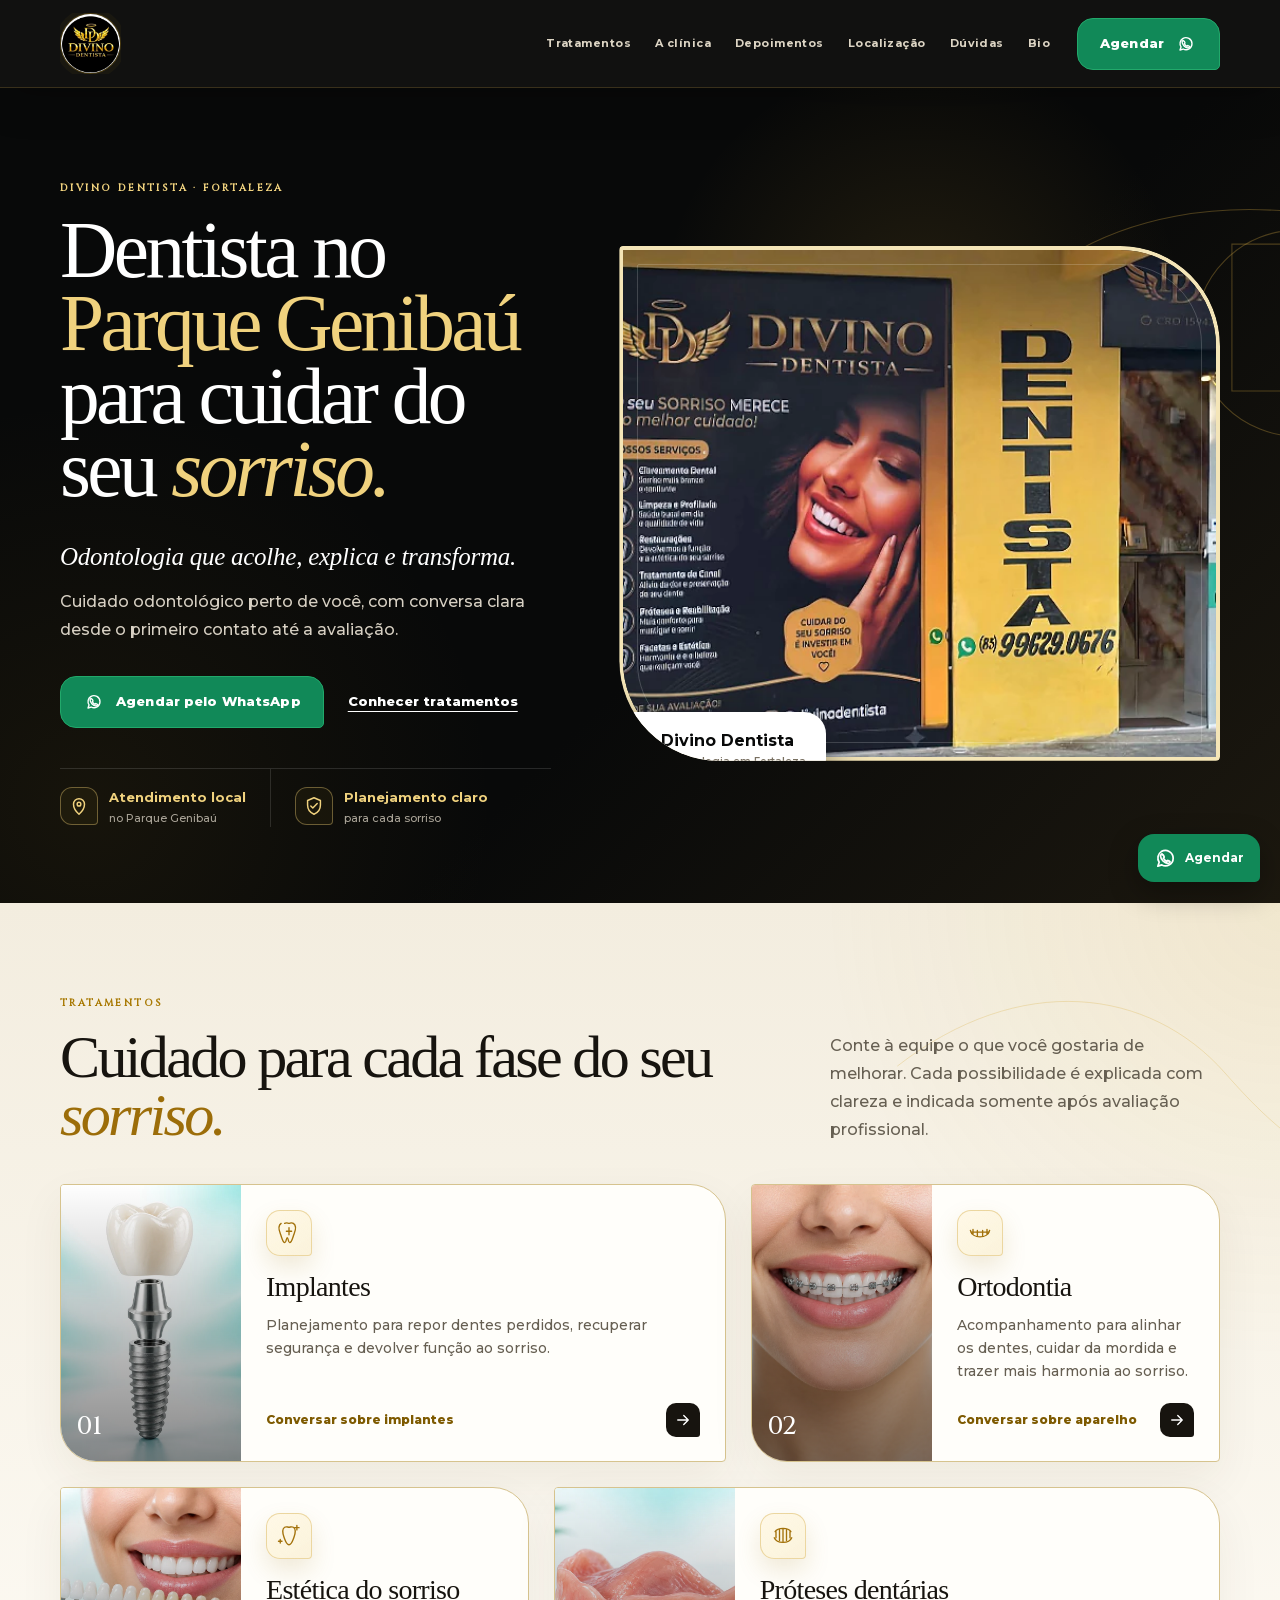
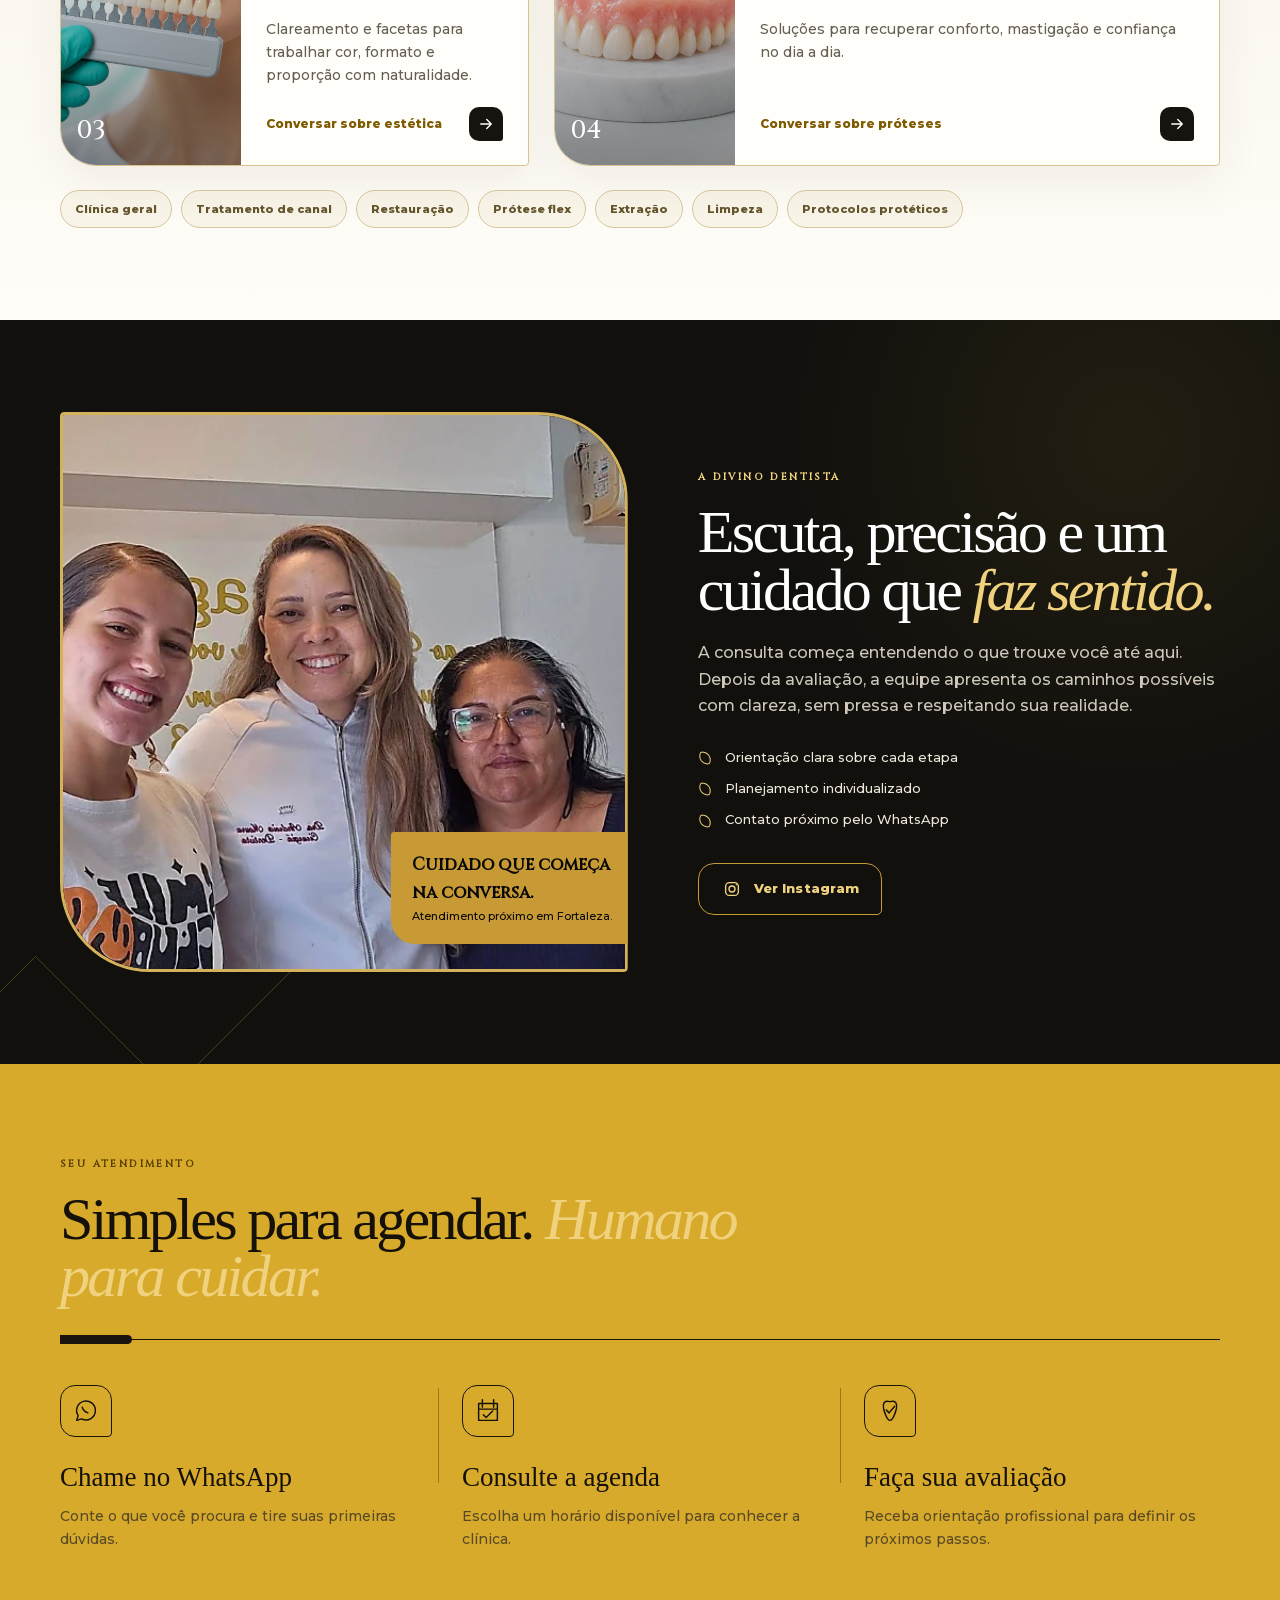
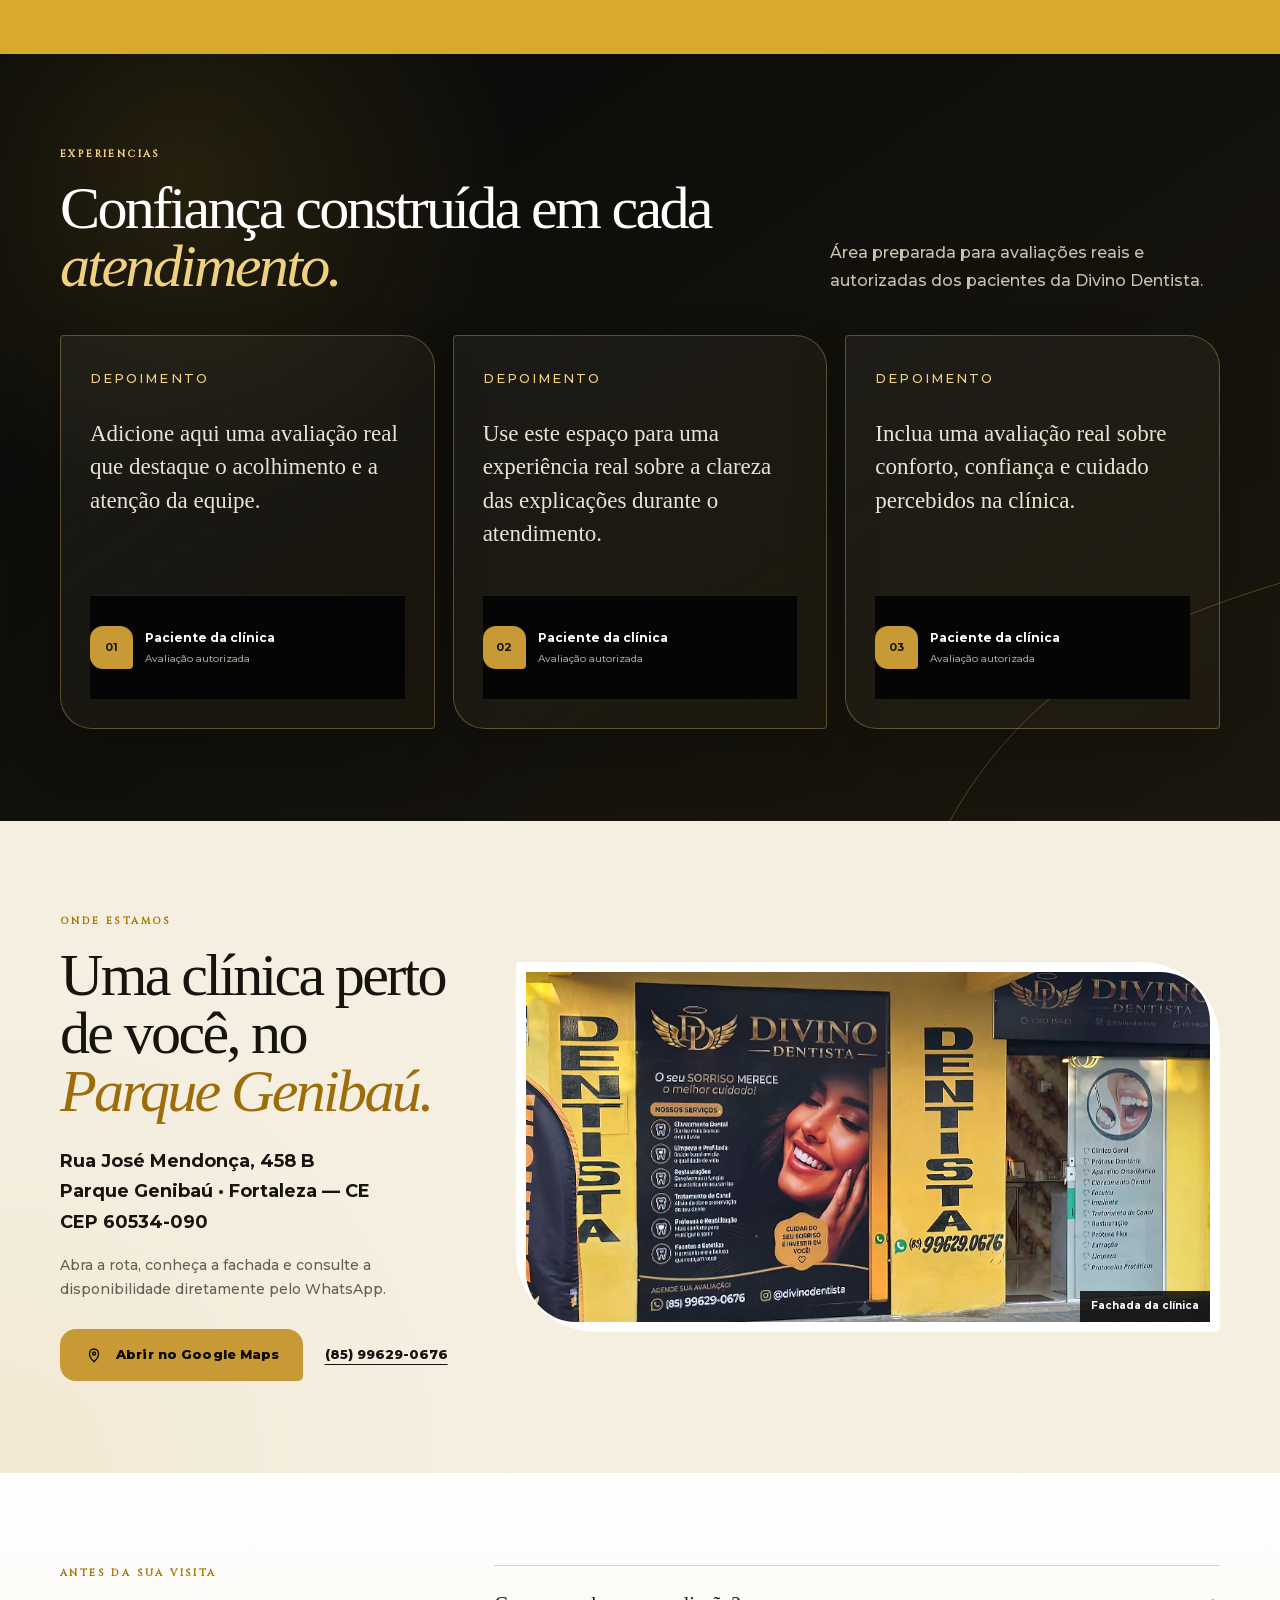
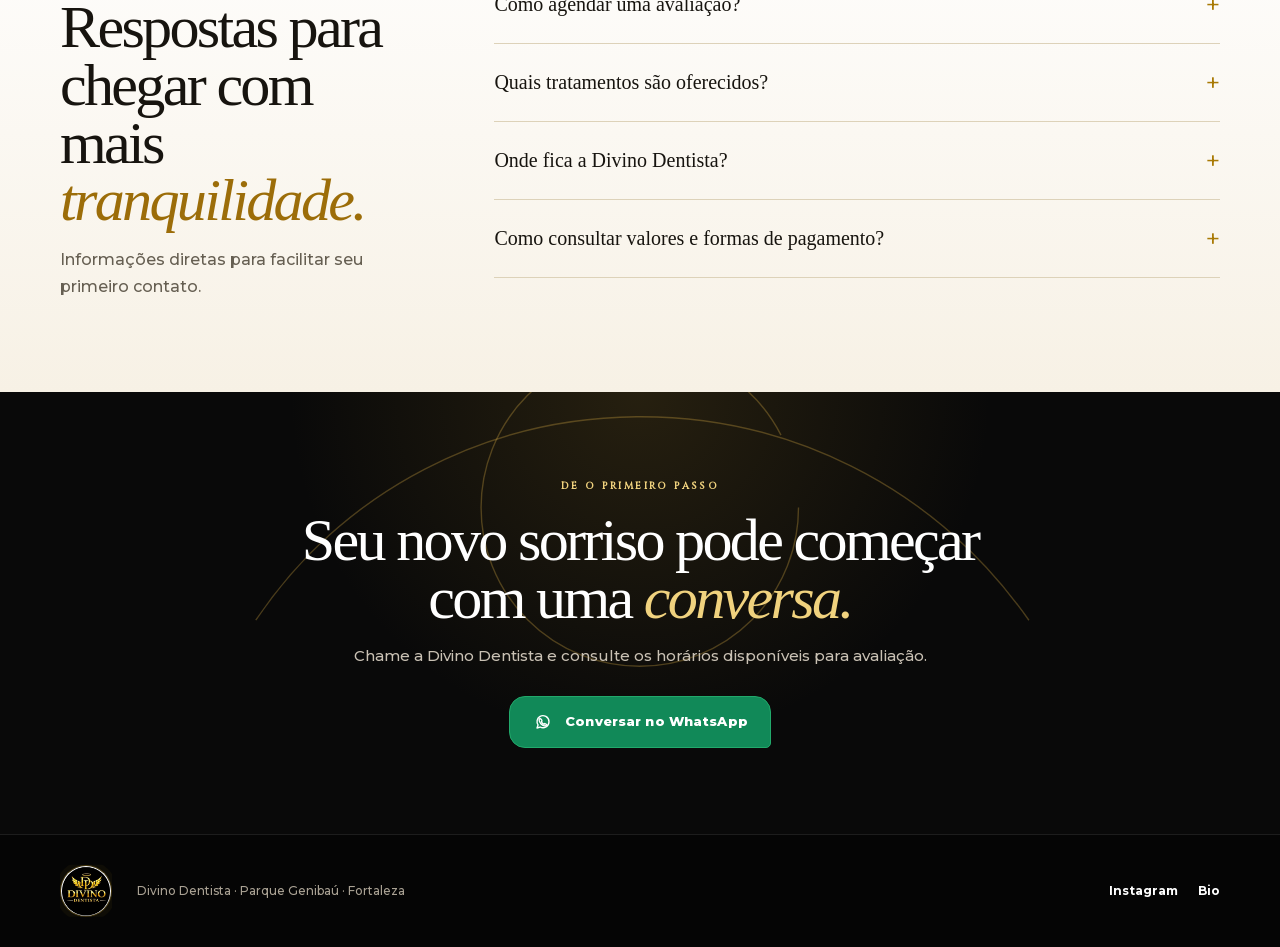
<file: index.html>
<!doctype html>
<html lang="pt-BR">
<head>
<meta charset="utf-8">
<meta name="viewport" content="width=device-width, initial-scale=1">
<title>Dentista no Parque Genibaú, Fortaleza | Divino Dentista</title>
<meta name="description" content="Dentista no Parque Genibaú, Fortaleza. Conheça os tratamentos da Divino Dentista e fale pelo WhatsApp para agendar sua avaliação.">
<meta name="robots" content="noindex, nofollow, noarchive">
<meta name="theme-color" content="#090909">
<meta property="og:type" content="website">
<meta property="og:locale" content="pt_BR">
<meta property="og:title" content="Divino Dentista | Odontologia no Parque Genibaú">
<meta property="og:description" content="Cuidado odontológico em Fortaleza. Veja os tratamentos e fale com a Divino Dentista.">
<meta property="og:image" content="./assets/fachada-divino.webp">
<link rel="icon" href="./assets/logo-divino.webp">
<link rel="stylesheet" href="./fonts.css">
<link rel="stylesheet" href="./personalizacao.css">
<link rel="stylesheet" href="./premium-v2.css">
<script src="./config.js" defer></script>
<script src="./navegacao.js" defer></script>
<script src="./efeitos.js" defer></script>
<script src="./premium-v2.js" defer></script>
<script type="application/ld+json">{"@context":"https://schema.org","@type":["Dentist","LocalBusiness"],"name":"Divino Dentista","telephone":"+55 85 99629-0676","image":"./assets/fachada-divino.webp","address":{"@type":"PostalAddress","streetAddress":"Rua José Mendonça, 458 B","addressLocality":"Fortaleza","addressRegion":"CE","postalCode":"60534-090","addressCountry":"BR"},"sameAs":["https://www.instagram.com/divinodentista/"],"hasMap":"https://maps.app.goo.gl/m3J3SYKCeG3zwxHp8"}</script>
</head>
<body>
<main>
<header class="header">
<a class="brand" href="#inicio" aria-label="Divino Dentista — início"><img class="clinic-logo" src="./assets/logo-divino.webp" alt="Divino Dentista" width="196" height="198"></a>
<nav aria-label="Navegação principal"><a href="#tratamentos">Tratamentos</a><a href="#clinica">A clínica</a><a href="#depoimentos">Depoimentos</a><a href="#localizacao">Localização</a><a href="#duvidas">Dúvidas</a><a href="./bio.html">Bio</a></nav>
<a class="mobile-bio-link" href="./bio.html">Bio</a>
<a class="header-cta whatsapp-button" href="https://wa.me/5585996290676?text=Ol%C3%A1%2C%20vim%20pelo%20site%20da%20Divino%20Dentista%20e%20gostaria%20de%20agendar%20uma%20avalia%C3%A7%C3%A3o." target="_blank" rel="noopener noreferrer">Agendar <svg class="icon" viewBox="0 0 24 24" aria-hidden="true"><path d="M7.6 4.8A8.1 8.1 0 0 1 20 11.7a8 8 0 0 1-11.8 7L4 20l1.4-4.1A8 8 0 0 1 7.6 4.8Z"/><path d="M9 8.2c.3-.2.6-.2.8.2l.8 1.8c.1.3.1.5-.2.8l-.6.6c.8 1.5 1.9 2.6 3.5 3.4l.6-.7c.2-.2.5-.3.8-.1l1.8.8c.3.2.4.5.2.8-.4.8-1.2 1.4-2.1 1.4-3.8-.3-7.5-4-7.8-7.8 0-.9.7-1.7 1.4-2.2Z"/></svg></a>
</header>
<section class="hero" id="inicio" data-form><svg class="forming-geometry hero-geometry" viewBox="0 0 900 700" aria-hidden="true"><path d="M850 70C650 10 470 40 360 165S230 460 60 610"/><circle cx="720" cy="190" r="125"/><path d="M640 82h178v178H640z"/></svg><div class="container hero-grid">
<div class="hero-copy"><span class="eyebrow">Divino Dentista · Fortaleza</span><h1>Dentista no <span>Parque Genibaú</span> para cuidar do seu <em>sorriso.</em></h1><p class="hero-tagline">Odontologia que acolhe, explica e transforma.</p><p>Cuidado odontológico perto de você, com conversa clara desde o primeiro contato até a avaliação.</p>
<div class="hero-actions"><a class="button button-primary whatsapp-button" href="https://wa.me/5585996290676?text=Ol%C3%A1%2C%20vim%20pelo%20site%20da%20Divino%20Dentista%20e%20gostaria%20de%20agendar%20uma%20avalia%C3%A7%C3%A3o." target="_blank" rel="noopener noreferrer"><svg class="icon" viewBox="0 0 24 24" aria-hidden="true"><path d="M7.6 4.8A8.1 8.1 0 0 1 20 11.7a8 8 0 0 1-11.8 7L4 20l1.4-4.1A8 8 0 0 1 7.6 4.8Z"/><path d="M9 8.2c.3-.2.6-.2.8.2l.8 1.8c.1.3.1.5-.2.8l-.6.6c.8 1.5 1.9 2.6 3.5 3.4l.6-.7c.2-.2.5-.3.8-.1l1.8.8c.3.2.4.5.2.8-.4.8-1.2 1.4-2.1 1.4-3.8-.3-7.5-4-7.8-7.8 0-.9.7-1.7 1.4-2.2Z"/></svg>Agendar pelo WhatsApp</a><a class="text-link" href="#tratamentos">Conhecer tratamentos</a></div>
<div class="hero-trust" aria-label="Informações rápidas"><span><i class="trust-icon"><svg viewBox="0 0 24 24"><path d="M12 21s6-5.4 6-11a6 6 0 1 0-12 0c0 5.6 6 11 6 11Z"/><circle cx="12" cy="10" r="2"/></svg></i><b>Atendimento local</b><small>no Parque Genibaú</small></span><span><i class="trust-icon"><svg viewBox="0 0 24 24"><path d="M12 3 5 6v5c0 5 2.8 8.4 7 10 4.2-1.6 7-5 7-10V6zM8.5 12l2.2 2.2 4.8-5"/></svg></i><b>Planejamento claro</b><small>para cada sorriso</small></span></div></div>
<div class="hero-media"><img src="./assets/fachada-divino.webp" alt="Fachada da Divino Dentista no Parque Genibaú" width="1273" height="480"><div class="hero-frame-corner" aria-hidden="true"></div><div class="hero-badge"><span aria-hidden="true"><svg viewBox="0 0 24 24"><path d="M12 3v5m0 8v5M3 12h5m8 0h5M6.2 6.2l3.1 3.1m5.4 5.4 3.1 3.1m0-11.6-3.1 3.1m-5.4 5.4-3.1 3.1"/></svg></span><b>Divino Dentista<small>Odontologia em Fortaleza</small></b></div></div>
</div></section>
<section class="section services" id="tratamentos" data-form><svg class="forming-geometry section-geometry" viewBox="0 0 900 700" aria-hidden="true"><path d="M40 170C220 30 410 55 520 180s210 195 345 75"/><circle cx="760" cy="525" r="108"/></svg><div class="container">
<div class="section-head"><div><span class="eyebrow">Tratamentos</span><h2>Cuidado para cada fase do seu <em>sorriso.</em></h2></div><p>Conte à equipe o que você gostaria de melhorar. Cada possibilidade é explicada com clareza e indicada somente após avaliação profissional.</p></div>
<div class="services-grid">
<article><div class="service-media"><img src="./assets/implante-v11.webp" alt="Imagem ilustrativa de implante dentário" width="1024" height="1024" loading="lazy"><span>01</span></div><div class="service-copy"><i class="service-icon"><svg viewBox="0 0 32 32"><path d="M11 5c2.3-1.5 3.8 0 5 0s2.7-1.5 5 0c3.7 2.4 2.6 7.7.8 12.2-1.7 4.2-2.6 9.8-5 9.8-1.8 0-1.5-5.7-2.8-5.7S13 27 11.2 27c-2.4 0-3.3-5.6-5-9.8C4.4 12.7 3.3 7.4 7 5"/><path d="M16 10v8m-3-4h6"/></svg></i><h3>Implantes</h3><p>Planejamento para repor dentes perdidos, recuperar segurança e devolver função ao sorriso.</p><a href="https://wa.me/5585996290676?text=Ol%C3%A1%2C%20gostaria%20de%20saber%20mais%20sobre%20implantes%20na%20cl%C3%ADnica." target="_blank" rel="noopener noreferrer">Conversar sobre implantes <b><svg viewBox="0 0 24 24"><path d="M5 12h14M13 6l6 6-6 6"/></svg></b></a></div></article>
<article><div class="service-media"><img src="./assets/ortodontia-v11.webp" alt="Imagem ilustrativa de aparelho ortodôntico" width="1024" height="1024" loading="lazy"><span>02</span></div><div class="service-copy"><i class="service-icon"><svg viewBox="0 0 32 32"><path d="M5 13c2 10 20 10 22 0M8 12v5m5-4v6m6-6v6m5-7v5"/><path d="M6 15h20"/></svg></i><h3>Ortodontia</h3><p>Acompanhamento para alinhar os dentes, cuidar da mordida e trazer mais harmonia ao sorriso.</p><a href="https://wa.me/5585996290676?text=Ol%C3%A1%2C%20gostaria%20de%20saber%20mais%20sobre%20aparelho%20ortod%C3%B4ntico%20na%20cl%C3%ADnica." target="_blank" rel="noopener noreferrer">Conversar sobre aparelho <b><svg viewBox="0 0 24 24"><path d="M5 12h14M13 6l6 6-6 6"/></svg></b></a></div></article>
<article><div class="service-media"><img src="./assets/facetas-v11.webp" alt="Imagem ilustrativa de avaliação para facetas" width="1024" height="1024" loading="lazy"><span>03</span></div><div class="service-copy"><i class="service-icon"><svg viewBox="0 0 32 32"><path d="M11 6c2-1.2 3.5 0 5 0s3-1.2 5 0c4 2.6 2 8 .5 12-1.5 4-2.5 8-5.5 8s-4-4-5.5-8C9 14 7 8.6 11 6Z"/><path d="M25 4v5m-2.5-2.5h5M6 20v4m-2-2h4"/></svg></i><h3>Estética do sorriso</h3><p>Clareamento e facetas para trabalhar cor, formato e proporção com naturalidade.</p><a href="https://wa.me/5585996290676?text=Ol%C3%A1%2C%20gostaria%20de%20saber%20mais%20sobre%20clareamento%20ou%20facetas%20na%20cl%C3%ADnica." target="_blank" rel="noopener noreferrer">Conversar sobre estética <b><svg viewBox="0 0 24 24"><path d="M5 12h14M13 6l6 6-6 6"/></svg></b></a></div></article>
<article><div class="service-media"><img src="./assets/proteses-v11.webp" alt="Imagem ilustrativa de prótese dentária" width="1024" height="1024" loading="lazy"><span>04</span></div><div class="service-copy"><i class="service-icon"><svg viewBox="0 0 32 32"><path d="M7 11c3-5 15-5 18 0M6 18c3 7 17 7 20 0M8 11v7m4-9v12m4-13v14m4-13v12m4-10v7"/></svg></i><h3>Próteses dentárias</h3><p>Soluções para recuperar conforto, mastigação e confiança no dia a dia.</p><a href="https://wa.me/5585996290676?text=Ol%C3%A1%2C%20gostaria%20de%20saber%20mais%20sobre%20pr%C3%B3tese%20dent%C3%A1ria%20na%20cl%C3%ADnica." target="_blank" rel="noopener noreferrer">Conversar sobre próteses <b><svg viewBox="0 0 24 24"><path d="M5 12h14M13 6l6 6-6 6"/></svg></b></a></div></article>
</div>
<div class="treatment-list" aria-label="Outros tratamentos informados pela clínica"><span>Clínica geral</span><span>Tratamento de canal</span><span>Restauração</span><span>Prótese flex</span><span>Extração</span><span>Limpeza</span><span>Protocolos protéticos</span></div>
</div></section>
<section class="section about" id="clinica" data-form><svg class="forming-geometry about-geometry" viewBox="0 0 900 700" aria-hidden="true"><circle cx="140" cy="550" r="110"/><path d="M55 590 320 325 510 515 835 190"/></svg><div class="container about-grid">
<div class="about-media"><img src="./assets/atendimento-divino.webp" alt="Profissional e clientes na Divino Dentista" width="643" height="520" loading="lazy"><div><b>Cuidado que começa na conversa.</b><span>Atendimento próximo em Fortaleza.</span></div></div>
<div class="section-copy"><span class="eyebrow">A Divino Dentista</span><h2>Escuta, precisão e um cuidado que <em>faz sentido.</em></h2><p>A consulta começa entendendo o que trouxe você até aqui. Depois da avaliação, a equipe apresenta os caminhos possíveis com clareza, sem pressa e respeitando sua realidade.</p><div class="checks"><span>Orientação clara sobre cada etapa</span><span>Planejamento individualizado</span><span>Contato próximo pelo WhatsApp</span></div><a class="button button-outline" href="https://www.instagram.com/divinodentista/" target="_blank" rel="noopener noreferrer"><svg class="icon" viewBox="0 0 24 24" aria-hidden="true"><rect x="3.5" y="3.5" width="17" height="17" rx="5"/><circle cx="12" cy="12" r="4"/><path d="M17.7 6.3h.01"/></svg>Ver Instagram</a></div>
</div></section>
<section class="section process" id="agendamento" data-form><div class="container"><div class="section-head"><div><span class="eyebrow">Seu atendimento</span><h2>Simples para agendar. <em>Humano para cuidar.</em></h2></div></div><div class="steps">
<article><b><svg viewBox="0 0 32 32"><path d="M26 15.5a10 10 0 0 1-14.6 8.9L6 26l1.7-5.1A10 10 0 1 1 26 15.5Z"/><path d="M12 12c1 3 3 5 6 6"/></svg></b><h3>Chame no WhatsApp</h3><p>Conte o que você procura e tire suas primeiras dúvidas.</p></article>
<article><b><svg viewBox="0 0 32 32"><path d="M6 8h20v18H6zM10 4v8m12-8v8M6 14h20"/><path d="m11 20 3 3 7-7"/></svg></b><h3>Consulte a agenda</h3><p>Escolha um horário disponível para conhecer a clínica.</p></article>
<article><b><svg viewBox="0 0 32 32"><path d="M11 6c2-1.2 3.5 0 5 0s3-1.2 5 0c4 2.6 2 8 .5 12-1.5 4-2.5 8-5.5 8s-4-4-5.5-8C9 14 7 8.6 11 6Z"/><path d="m12 15 3 3 6-7"/></svg></b><h3>Faça sua avaliação</h3><p>Receba orientação profissional para definir os próximos passos.</p></article>
</div></div></section>
<section class="section testimonials" id="depoimentos" data-form><svg class="forming-geometry review-geometry" viewBox="0 0 900 700" aria-hidden="true"><path d="M90 590C160 380 300 250 510 175s290-55 350-145"/><circle cx="760" cy="530" r="105"/></svg><div class="container"><div class="section-head"><div><span class="eyebrow">Experiências</span><h2>Confiança construída em cada <em>atendimento.</em></h2></div><p>Área preparada para avaliações reais e autorizadas dos pacientes da Divino Dentista.</p></div><div class="testimonial-grid">
<article><span class="stars">DEPOIMENTO</span><p>Adicione aqui uma avaliação real que destaque o acolhimento e a atenção da equipe.</p><footer><i>01</i><div><b>Paciente da clínica</b><small>Avaliação autorizada</small></div></footer></article>
<article><span class="stars">DEPOIMENTO</span><p>Use este espaço para uma experiência real sobre a clareza das explicações durante o atendimento.</p><footer><i>02</i><div><b>Paciente da clínica</b><small>Avaliação autorizada</small></div></footer></article>
<article><span class="stars">DEPOIMENTO</span><p>Inclua uma avaliação real sobre conforto, confiança e cuidado percebidos na clínica.</p><footer><i>03</i><div><b>Paciente da clínica</b><small>Avaliação autorizada</small></div></footer></article>
</div></div></section>
<section class="section location" id="localizacao" data-form><div class="container location-grid">
<div class="location-copy"><span class="eyebrow">Onde estamos</span><h2>Uma clínica perto de você, no <em>Parque Genibaú.</em></h2><address>Rua José Mendonça, 458 B<br>Parque Genibaú · Fortaleza — CE<br>CEP 60534-090</address><p>Abra a rota, conheça a fachada e consulte a disponibilidade diretamente pelo WhatsApp.</p><div class="location-actions"><a class="button button-primary map-button" href="https://maps.app.goo.gl/m3J3SYKCeG3zwxHp8" target="_blank" rel="noopener noreferrer"><svg class="icon" viewBox="0 0 24 24" aria-hidden="true"><path d="M12 21s6-5.4 6-11a6 6 0 1 0-12 0c0 5.6 6 11 6 11Z"/><circle cx="12" cy="10" r="2"/></svg>Abrir no Google Maps</a><a class="text-link" href="tel:+5585996290676">(85) 99629-0676</a></div></div>
<div class="location-photo"><img src="./assets/fachada-divino.webp" alt="Fachada da Divino Dentista na Rua José Mendonça" width="1273" height="480"><span>Fachada da clínica</span></div>
</div></section>
<section class="section faq" id="duvidas" data-form><div class="container faq-grid"><div><span class="eyebrow">Antes da sua visita</span><h2>Respostas para chegar com mais <em>tranquilidade.</em></h2><p>Informações diretas para facilitar seu primeiro contato.</p></div><div class="faq-list">
<details><summary>Como agendar uma avaliação?</summary><p>Toque em qualquer botão de WhatsApp do site e envie a mensagem. A equipe informa os horários disponíveis.</p></details>
<details><summary>Quais tratamentos são oferecidos?</summary><p>A fachada da clínica informa clínica geral, prótese dentária, aparelho ortodôntico, clareamento, facetas, implantes, tratamento de canal, restauração, prótese flex, extração, limpeza e protocolos protéticos. A disponibilidade e a indicação devem ser confirmadas na avaliação.</p></details>
<details><summary>Onde fica a Divino Dentista?</summary><p>Na Rua José Mendonça, 458 B, Parque Genibaú, Fortaleza — CE. Use o botão do Google Maps para abrir a rota.</p></details>
<details><summary>Como consultar valores e formas de pagamento?</summary><p>Os valores dependem da avaliação e do tratamento indicado. Fale com a equipe pelo WhatsApp para receber as orientações.</p></details>
</div></div></section>
<section class="final-cta" data-form><svg class="forming-geometry cta-geometry" viewBox="0 0 900 400" aria-hidden="true"><circle cx="450" cy="200" r="155"/><path d="M75 310C250 50 640 40 830 310"/></svg><div class="container"><span class="eyebrow">Dê o primeiro passo</span><h2>Seu novo sorriso pode começar com uma <em>conversa.</em></h2><p>Chame a Divino Dentista e consulte os horários disponíveis para avaliação.</p><a class="button button-gold whatsapp-button" href="https://wa.me/5585996290676?text=Ol%C3%A1%2C%20vim%20pelo%20site%20da%20cl%C3%ADnica%20e%20gostaria%20de%20agendar%20uma%20avalia%C3%A7%C3%A3o." target="_blank" rel="noopener noreferrer"><svg class="icon" viewBox="0 0 24 24" aria-hidden="true"><path d="M7.6 4.8A8.1 8.1 0 0 1 20 11.7a8 8 0 0 1-11.8 7L4 20l1.4-4.1A8 8 0 0 1 7.6 4.8Z"/><path d="M9 8.2c.3-.2.6-.2.8.2l.8 1.8c.1.3.1.5-.2.8l-.6.6c.8 1.5 1.9 2.6 3.5 3.4l.6-.7c.2-.2.5-.3.8-.1l1.8.8c.3.2.4.5.2.8-.4.8-1.2 1.4-2.1 1.4-3.8-.3-7.5-4-7.8-7.8 0-.9.7-1.7 1.4-2.2Z"/></svg>Conversar no WhatsApp</a></div></section>
<footer><div class="container footer-inner"><a class="brand footer-brand" href="#inicio"><img class="clinic-logo" src="./assets/logo-divino.webp" alt="Divino Dentista" width="196" height="198"></a><p>Divino Dentista · Parque Genibaú · Fortaleza</p><div><a href="https://www.instagram.com/divinodentista/" target="_blank" rel="noopener noreferrer">Instagram</a><a href="./bio.html">Bio</a></div></div></footer>
<a class="whatsapp" href="https://wa.me/5585996290676?text=Ol%C3%A1%2C%20vim%20pelo%20site%20da%20cl%C3%ADnica%20e%20gostaria%20de%20agendar%20uma%20avalia%C3%A7%C3%A3o." target="_blank" rel="noopener noreferrer" aria-label="Agendar avaliação pelo WhatsApp"><svg class="icon" viewBox="0 0 24 24" aria-hidden="true"><path d="M7.6 4.8A8.1 8.1 0 0 1 20 11.7a8 8 0 0 1-11.8 7L4 20l1.4-4.1A8 8 0 0 1 7.6 4.8Z"/><path d="M9 8.2c.3-.2.6-.2.8.2l.8 1.8c.1.3.1.5-.2.8l-.6.6c.8 1.5 1.9 2.6 3.5 3.4l.6-.7c.2-.2.5-.3.8-.1l1.8.8c.3.2.4.5.2.8-.4.8-1.2 1.4-2.1 1.4-3.8-.3-7.5-4-7.8-7.8 0-.9.7-1.7 1.4-2.2Z"/></svg><b>Agendar</b></a>
</main>
</body>
</html>
</file>
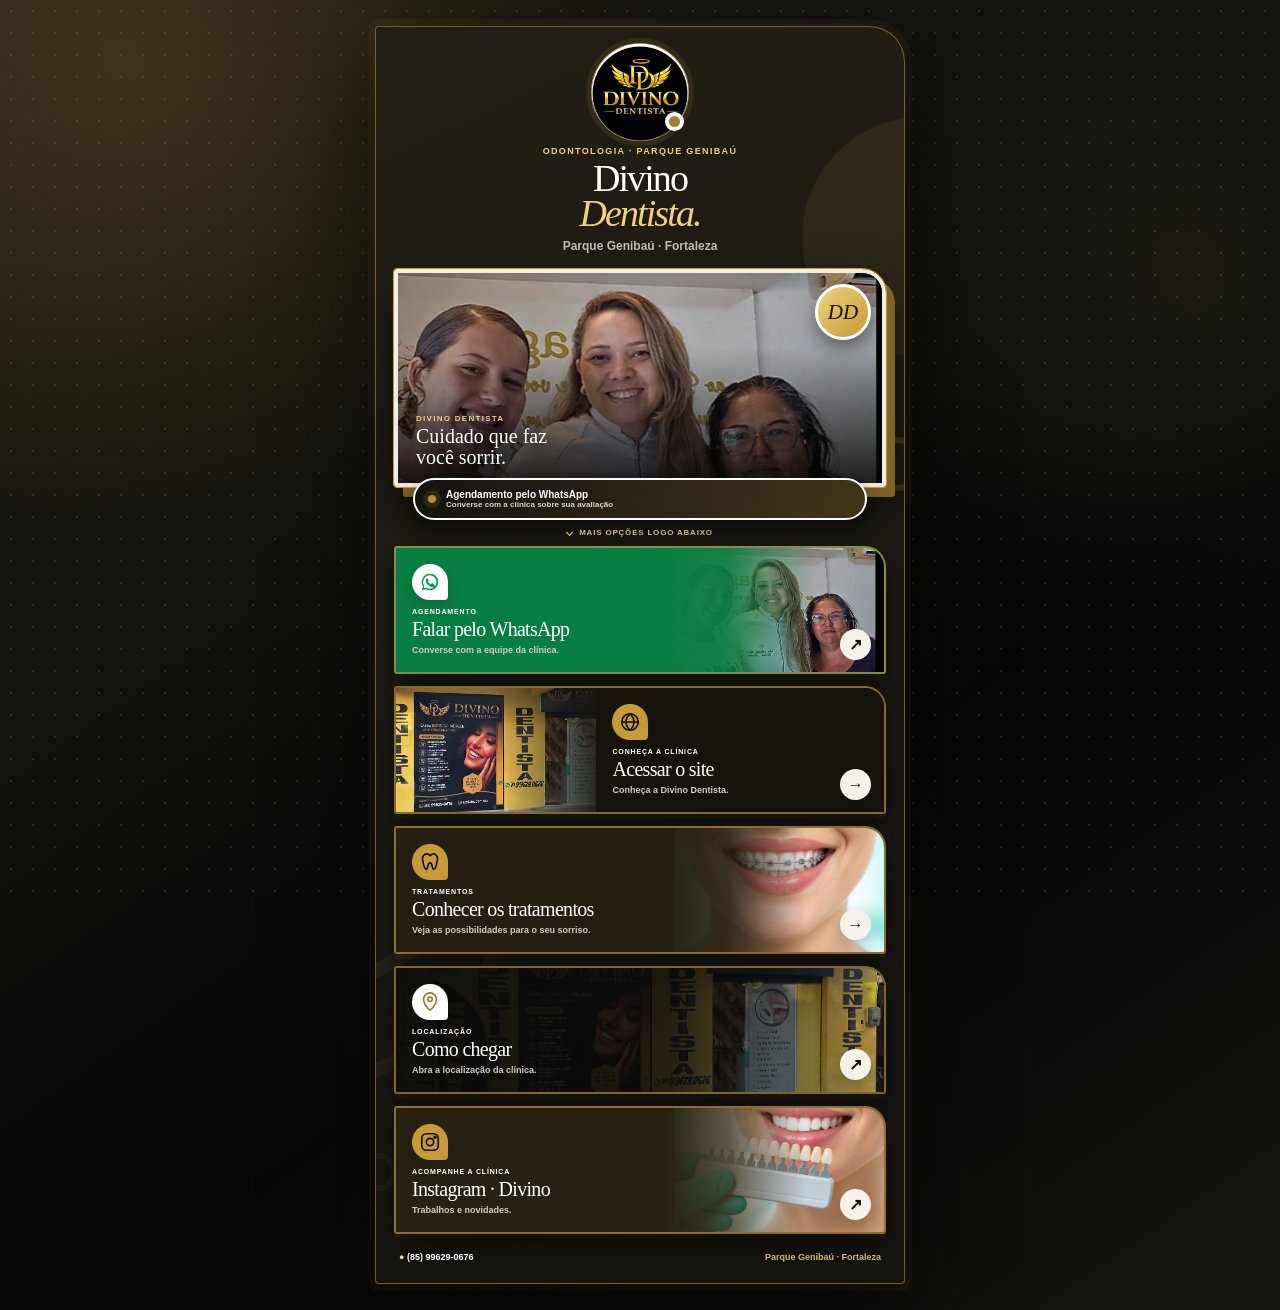
<file: bio.html>
<!doctype html><html lang="pt-BR"><head>
<meta charset="utf-8"><meta name="viewport" content="width=device-width,initial-scale=1">
<title>Divino Dentista | Links e atendimento</title>
<meta name="description" content="Divino Dentista: contatos, serviços e links oficiais.">
<meta name="robots" content="noindex,nofollow,noarchive"><meta name="theme-color" content="#0c0c0d">
<link rel="stylesheet" href="bio.css?v=bio-padrao-20261106-1"><script>document.documentElement.classList.add('bio-js')</script>
</head><body>
<div class="scene" aria-hidden="true"><i></i><i></i><i></i></div>
<main class="bio-wrap"><section class="bio-device" aria-labelledby="bio-title">
  <span class="orbit orbit-one" aria-hidden="true"></span><span class="orbit orbit-two" aria-hidden="true"></span>
  <header class="bio-header">
    <div class="brand-mark"><span aria-hidden="true"></span><img src="https://thiagorevolutio-coder.github.io/previa-divino-dentista/assets/logo-divino.webp" alt="Divino Dentista" width="180" height="180"><i aria-hidden="true"></i></div>
    <p>ODONTOLOGIA · PARQUE GENIBAÚ</p><h1 id="bio-title">Divino<br><em>Dentista.</em></h1><span>Parque Genibaú · Fortaleza</span>
  </header>
  <figure class="bio-media"><img src="https://thiagorevolutio-coder.github.io/previa-divino-dentista/assets/atendimento-divino.webp" alt="Divino Dentista — imagem da empresa" width="960" height="720"><figcaption><small>DIVINO DENTISTA</small><strong>Cuidado que faz<br>você sorrir.</strong></figcaption><b aria-hidden="true">DD</b></figure>
  <div class="quick-note"><span aria-hidden="true"></span><strong>Agendamento pelo WhatsApp</strong><small>Converse com a clínica sobre sua avaliação</small></div>
  <p class="scroll-cue"><span aria-hidden="true"></span>Mais opções logo abaixo</p>
  <nav class="bio-links" aria-label="Links de Divino Dentista">
    <a class="bio-link contact-primary whatsapp-link" href="https://wa.me/5585996290676?text=Ol%C3%A1%2C%20vim%20pela%20Bio%20da%20cl%C3%ADnica%20e%20gostaria%20de%20agendar%20uma%20avalia%C3%A7%C3%A3o." target="_blank" rel="noopener noreferrer" style="--card-image:url('https://thiagorevolutio-coder.github.io/previa-divino-dentista/assets/atendimento-divino.webp')"><span class="link-icon" aria-hidden="true"><svg viewBox="0 0 32 32"><path d="M16 4a12 12 0 0 0-10.3 18.2L4 28l6-1.6A12 12 0 1 0 16 4Zm0 21.8c-1.9 0-3.7-.5-5.3-1.5l-.4-.2-3.5.9 1-3.4-.3-.4A9.7 9.7 0 1 1 16 25.8Zm5.3-7.2c-.3-.2-1.7-.9-2-.9-.3-.1-.5-.2-.7.1-.2.3-.8.9-.9 1.1-.2.2-.3.2-.6.1-1.7-.8-2.8-1.5-3.9-3.4-.3-.5.3-.5.8-1.5.1-.2 0-.4 0-.6l-.9-2.1c-.2-.6-.5-.5-.7-.5h-.6c-.2 0-.6.1-.9.4-.3.3-1.2 1.2-1.2 2.9s1.2 3.4 1.4 3.6c.2.2 2.4 3.7 5.9 5.2 2.2 1 3.1 1 4.2.9.7-.1 1.7-.7 1.9-1.3.2-.6.2-1.2.2-1.3-.1-.2-.3-.3-.6-.5Z"/></svg></span><span class="link-copy"><small>AGENDAMENTO</small><strong>Falar pelo WhatsApp</strong><em>Converse com a equipe da clínica.</em></span><b class="link-arrow" aria-hidden="true">↗</b></a>
    <a class="bio-link site-link" href="./index.html" style="--card-image:url('https://thiagorevolutio-coder.github.io/previa-divino-dentista/assets/fachada-divino.webp')"><span class="link-icon" aria-hidden="true"><svg viewBox="0 0 24 24"><circle cx="12" cy="12" r="9"/><path d="M3 12h18M12 3c3 3.2 4.5 6.2 4.5 9S15 17.8 12 21M12 3C9 6.2 7.5 9.2 7.5 12S9 17.8 12 21"/></svg></span><span class="link-copy"><small>CONHEÇA A CLÍNICA</small><strong>Acessar o site</strong><em>Conheça a Divino Dentista.</em></span><b class="link-arrow" aria-hidden="true">→</b></a>
    <a class="bio-link services-link" href="./index.html#tratamentos" style="--card-image:url('https://thiagorevolutio-coder.github.io/previa-divino-dentista/assets/ortodontia-v11.webp')"><span class="link-icon" aria-hidden="true"><svg viewBox="0 0 24 24"><path d="M12 5C8 1 3 4 4 10c.5 3 1.5 10 4 10 2 0 1-7 4-7s2 7 4 7c2.5 0 3.5-7 4-10 1-6-4-9-8-5Z"/></svg></span><span class="link-copy"><small>TRATAMENTOS</small><strong>Conhecer os tratamentos</strong><em>Veja as possibilidades para o seu sorriso.</em></span><b class="link-arrow" aria-hidden="true">→</b></a>
    <a class="bio-link maps-link" href="https://maps.app.goo.gl/m3J3SYKCeG3zwxHp8" target="_blank" rel="noopener noreferrer" style="--card-image:url('https://thiagorevolutio-coder.github.io/previa-divino-dentista/assets/fachada-divino.webp')"><span class="link-icon" aria-hidden="true"><svg viewBox="0 0 24 24"><path d="M12 21s7-6.1 7-12a7 7 0 1 0-14 0c0 5.9 7 12 7 12Z"/><circle cx="12" cy="9" r="2.4"/></svg></span><span class="link-copy"><small>LOCALIZAÇÃO</small><strong>Como chegar</strong><em>Abra a localização da clínica.</em></span><b class="link-arrow" aria-hidden="true">↗</b></a>
    <a class="bio-link instagram-link" href="https://www.instagram.com/divinodentista/" target="_blank" rel="noopener noreferrer" style="--card-image:url('https://thiagorevolutio-coder.github.io/previa-divino-dentista/assets/facetas-v11.webp')"><span class="link-icon" aria-hidden="true"><svg viewBox="0 0 24 24"><rect x="3" y="3" width="18" height="18" rx="5"/><circle cx="12" cy="12" r="4"/><circle class="dot" cx="17.5" cy="6.7" r="1"/></svg></span><span class="link-copy"><small>ACOMPANHE A CLÍNICA</small><strong>Instagram · Divino</strong><em>Trabalhos e novidades.</em></span><b class="link-arrow" aria-hidden="true">↗</b></a>
  </nav>
  <footer class="bio-footer"><span><b aria-hidden="true">●</b> <a href="tel:+5585996290676">(85) 99629-0676</a></span><span>Parque Genibaú · Fortaleza</span></footer>
</section></main><script src="bio.js?v=bio-padrao-20261106-1"></script></body></html>
</file>
<file: fonts.css>
/* latin-ext */
@font-face {
  font-family: 'Cinzel';
  font-style: normal;
  font-weight: 400;
  font-display: swap;
  src: url(./assets/cinzel-060f4e56.woff2) format('woff2');
  unicode-range: U+0100-02BA, U+02BD-02C5, U+02C7-02CC, U+02CE-02D7, U+02DD-02FF, U+0304, U+0308, U+0329, U+1D00-1DBF, U+1E00-1E9F, U+1EF2-1EFF, U+2020, U+20A0-20AB, U+20AD-20C0, U+2113, U+2C60-2C7F, U+A720-A7FF;
}
/* latin */
@font-face {
  font-family: 'Cinzel';
  font-style: normal;
  font-weight: 400;
  font-display: swap;
  src: url(./assets/cinzel-30d2fd52.woff2) format('woff2');
  unicode-range: U+0000-00FF, U+0131, U+0152-0153, U+02BB-02BC, U+02C6, U+02DA, U+02DC, U+0304, U+0308, U+0329, U+2000-206F, U+20AC, U+2122, U+2191, U+2193, U+2212, U+2215, U+FEFF, U+FFFD;
}
/* latin-ext */
@font-face {
  font-family: 'Cinzel';
  font-style: normal;
  font-weight: 500;
  font-display: swap;
  src: url(./assets/cinzel-060f4e56.woff2) format('woff2');
  unicode-range: U+0100-02BA, U+02BD-02C5, U+02C7-02CC, U+02CE-02D7, U+02DD-02FF, U+0304, U+0308, U+0329, U+1D00-1DBF, U+1E00-1E9F, U+1EF2-1EFF, U+2020, U+20A0-20AB, U+20AD-20C0, U+2113, U+2C60-2C7F, U+A720-A7FF;
}
/* latin */
@font-face {
  font-family: 'Cinzel';
  font-style: normal;
  font-weight: 500;
  font-display: swap;
  src: url(./assets/cinzel-30d2fd52.woff2) format('woff2');
  unicode-range: U+0000-00FF, U+0131, U+0152-0153, U+02BB-02BC, U+02C6, U+02DA, U+02DC, U+0304, U+0308, U+0329, U+2000-206F, U+20AC, U+2122, U+2191, U+2193, U+2212, U+2215, U+FEFF, U+FFFD;
}

.__font_cinzel_0uk0kjv { font-family: 'Cinzel', sans-serif; }

.__variable_cinzel_0uk0kjv { --font-display: 'Cinzel', sans-serif; }

/* cyrillic-ext */
@font-face {
  font-family: 'Montserrat';
  font-style: normal;
  font-weight: 400;
  font-display: swap;
  src: url(./assets/montserrat-293d8083.woff2) format('woff2');
  unicode-range: U+0460-052F, U+1C80-1C8A, U+20B4, U+2DE0-2DFF, U+A640-A69F, U+FE2E-FE2F;
}
/* cyrillic */
@font-face {
  font-family: 'Montserrat';
  font-style: normal;
  font-weight: 400;
  font-display: swap;
  src: url(./assets/montserrat-9e6b6d44.woff2) format('woff2');
  unicode-range: U+0301, U+0400-045F, U+0490-0491, U+04B0-04B1, U+2116;
}
/* vietnamese */
@font-face {
  font-family: 'Montserrat';
  font-style: normal;
  font-weight: 400;
  font-display: swap;
  src: url(./assets/montserrat-c209a25b.woff2) format('woff2');
  unicode-range: U+0102-0103, U+0110-0111, U+0128-0129, U+0168-0169, U+01A0-01A1, U+01AF-01B0, U+0300-0301, U+0303-0304, U+0308-0309, U+0323, U+0329, U+1EA0-1EF9, U+20AB;
}
/* latin-ext */
@font-face {
  font-family: 'Montserrat';
  font-style: normal;
  font-weight: 400;
  font-display: swap;
  src: url(./assets/montserrat-de38a218.woff2) format('woff2');
  unicode-range: U+0100-02BA, U+02BD-02C5, U+02C7-02CC, U+02CE-02D7, U+02DD-02FF, U+0304, U+0308, U+0329, U+1D00-1DBF, U+1E00-1E9F, U+1EF2-1EFF, U+2020, U+20A0-20AB, U+20AD-20C0, U+2113, U+2C60-2C7F, U+A720-A7FF;
}
/* latin */
@font-face {
  font-family: 'Montserrat';
  font-style: normal;
  font-weight: 400;
  font-display: swap;
  src: url(./assets/montserrat-2f5adf11.woff2) format('woff2');
  unicode-range: U+0000-00FF, U+0131, U+0152-0153, U+02BB-02BC, U+02C6, U+02DA, U+02DC, U+0304, U+0308, U+0329, U+2000-206F, U+20AC, U+2122, U+2191, U+2193, U+2212, U+2215, U+FEFF, U+FFFD;
}
/* cyrillic-ext */
@font-face {
  font-family: 'Montserrat';
  font-style: normal;
  font-weight: 500;
  font-display: swap;
  src: url(./assets/montserrat-293d8083.woff2) format('woff2');
  unicode-range: U+0460-052F, U+1C80-1C8A, U+20B4, U+2DE0-2DFF, U+A640-A69F, U+FE2E-FE2F;
}
/* cyrillic */
@font-face {
  font-family: 'Montserrat';
  font-style: normal;
  font-weight: 500;
  font-display: swap;
  src: url(./assets/montserrat-9e6b6d44.woff2) format('woff2');
  unicode-range: U+0301, U+0400-045F, U+0490-0491, U+04B0-04B1, U+2116;
}
/* vietnamese */
@font-face {
  font-family: 'Montserrat';
  font-style: normal;
  font-weight: 500;
  font-display: swap;
  src: url(./assets/montserrat-c209a25b.woff2) format('woff2');
  unicode-range: U+0102-0103, U+0110-0111, U+0128-0129, U+0168-0169, U+01A0-01A1, U+01AF-01B0, U+0300-0301, U+0303-0304, U+0308-0309, U+0323, U+0329, U+1EA0-1EF9, U+20AB;
}
/* latin-ext */
@font-face {
  font-family: 'Montserrat';
  font-style: normal;
  font-weight: 500;
  font-display: swap;
  src: url(./assets/montserrat-de38a218.woff2) format('woff2');
  unicode-range: U+0100-02BA, U+02BD-02C5, U+02C7-02CC, U+02CE-02D7, U+02DD-02FF, U+0304, U+0308, U+0329, U+1D00-1DBF, U+1E00-1E9F, U+1EF2-1EFF, U+2020, U+20A0-20AB, U+20AD-20C0, U+2113, U+2C60-2C7F, U+A720-A7FF;
}
/* latin */
@font-face {
  font-family: 'Montserrat';
  font-style: normal;
  font-weight: 500;
  font-display: swap;
  src: url(./assets/montserrat-2f5adf11.woff2) format('woff2');
  unicode-range: U+0000-00FF, U+0131, U+0152-0153, U+02BB-02BC, U+02C6, U+02DA, U+02DC, U+0304, U+0308, U+0329, U+2000-206F, U+20AC, U+2122, U+2191, U+2193, U+2212, U+2215, U+FEFF, U+FFFD;
}
/* cyrillic-ext */
@font-face {
  font-family: 'Montserrat';
  font-style: normal;
  font-weight: 600;
  font-display: swap;
  src: url(./assets/montserrat-293d8083.woff2) format('woff2');
  unicode-range: U+0460-052F, U+1C80-1C8A, U+20B4, U+2DE0-2DFF, U+A640-A69F, U+FE2E-FE2F;
}
/* cyrillic */
@font-face {
  font-family: 'Montserrat';
  font-style: normal;
  font-weight: 600;
  font-display: swap;
  src: url(./assets/montserrat-9e6b6d44.woff2) format('woff2');
  unicode-range: U+0301, U+0400-045F, U+0490-0491, U+04B0-04B1, U+2116;
}
/* vietnamese */
@font-face {
  font-family: 'Montserrat';
  font-style: normal;
  font-weight: 600;
  font-display: swap;
  src: url(./assets/montserrat-c209a25b.woff2) format('woff2');
  unicode-range: U+0102-0103, U+0110-0111, U+0128-0129, U+0168-0169, U+01A0-01A1, U+01AF-01B0, U+0300-0301, U+0303-0304, U+0308-0309, U+0323, U+0329, U+1EA0-1EF9, U+20AB;
}
/* latin-ext */
@font-face {
  font-family: 'Montserrat';
  font-style: normal;
  font-weight: 600;
  font-display: swap;
  src: url(./assets/montserrat-de38a218.woff2) format('woff2');
  unicode-range: U+0100-02BA, U+02BD-02C5, U+02C7-02CC, U+02CE-02D7, U+02DD-02FF, U+0304, U+0308, U+0329, U+1D00-1DBF, U+1E00-1E9F, U+1EF2-1EFF, U+2020, U+20A0-20AB, U+20AD-20C0, U+2113, U+2C60-2C7F, U+A720-A7FF;
}
/* latin */
@font-face {
  font-family: 'Montserrat';
  font-style: normal;
  font-weight: 600;
  font-display: swap;
  src: url(./assets/montserrat-2f5adf11.woff2) format('woff2');
  unicode-range: U+0000-00FF, U+0131, U+0152-0153, U+02BB-02BC, U+02C6, U+02DA, U+02DC, U+0304, U+0308, U+0329, U+2000-206F, U+20AC, U+2122, U+2191, U+2193, U+2212, U+2215, U+FEFF, U+FFFD;
}
/* cyrillic-ext */
@font-face {
  font-family: 'Montserrat';
  font-style: normal;
  font-weight: 700;
  font-display: swap;
  src: url(./assets/montserrat-293d8083.woff2) format('woff2');
  unicode-range: U+0460-052F, U+1C80-1C8A, U+20B4, U+2DE0-2DFF, U+A640-A69F, U+FE2E-FE2F;
}
/* cyrillic */
@font-face {
  font-family: 'Montserrat';
  font-style: normal;
  font-weight: 700;
  font-display: swap;
  src: url(./assets/montserrat-9e6b6d44.woff2) format('woff2');
  unicode-range: U+0301, U+0400-045F, U+0490-0491, U+04B0-04B1, U+2116;
}
/* vietnamese */
@font-face {
  font-family: 'Montserrat';
  font-style: normal;
  font-weight: 700;
  font-display: swap;
  src: url(./assets/montserrat-c209a25b.woff2) format('woff2');
  unicode-range: U+0102-0103, U+0110-0111, U+0128-0129, U+0168-0169, U+01A0-01A1, U+01AF-01B0, U+0300-0301, U+0303-0304, U+0308-0309, U+0323, U+0329, U+1EA0-1EF9, U+20AB;
}
/* latin-ext */
@font-face {
  font-family: 'Montserrat';
  font-style: normal;
  font-weight: 700;
  font-display: swap;
  src: url(./assets/montserrat-de38a218.woff2) format('woff2');
  unicode-range: U+0100-02BA, U+02BD-02C5, U+02C7-02CC, U+02CE-02D7, U+02DD-02FF, U+0304, U+0308, U+0329, U+1D00-1DBF, U+1E00-1E9F, U+1EF2-1EFF, U+2020, U+20A0-20AB, U+20AD-20C0, U+2113, U+2C60-2C7F, U+A720-A7FF;
}
/* latin */
@font-face {
  font-family: 'Montserrat';
  font-style: normal;
  font-weight: 700;
  font-display: swap;
  src: url(./assets/montserrat-2f5adf11.woff2) format('woff2');
  unicode-range: U+0000-00FF, U+0131, U+0152-0153, U+02BB-02BC, U+02C6, U+02DA, U+02DC, U+0304, U+0308, U+0329, U+2000-206F, U+20AC, U+2122, U+2191, U+2193, U+2212, U+2215, U+FEFF, U+FFFD;
}
/* cyrillic-ext */
@font-face {
  font-family: 'Montserrat';
  font-style: normal;
  font-weight: 800;
  font-display: swap;
  src: url(./assets/montserrat-293d8083.woff2) format('woff2');
  unicode-range: U+0460-052F, U+1C80-1C8A, U+20B4, U+2DE0-2DFF, U+A640-A69F, U+FE2E-FE2F;
}
/* cyrillic */
@font-face {
  font-family: 'Montserrat';
  font-style: normal;
  font-weight: 800;
  font-display: swap;
  src: url(./assets/montserrat-9e6b6d44.woff2) format('woff2');
  unicode-range: U+0301, U+0400-045F, U+0490-0491, U+04B0-04B1, U+2116;
}
/* vietnamese */
@font-face {
  font-family: 'Montserrat';
  font-style: normal;
  font-weight: 800;
  font-display: swap;
  src: url(./assets/montserrat-c209a25b.woff2) format('woff2');
  unicode-range: U+0102-0103, U+0110-0111, U+0128-0129, U+0168-0169, U+01A0-01A1, U+01AF-01B0, U+0300-0301, U+0303-0304, U+0308-0309, U+0323, U+0329, U+1EA0-1EF9, U+20AB;
}
/* latin-ext */
@font-face {
  font-family: 'Montserrat';
  font-style: normal;
  font-weight: 800;
  font-display: swap;
  src: url(./assets/montserrat-de38a218.woff2) format('woff2');
  unicode-range: U+0100-02BA, U+02BD-02C5, U+02C7-02CC, U+02CE-02D7, U+02DD-02FF, U+0304, U+0308, U+0329, U+1D00-1DBF, U+1E00-1E9F, U+1EF2-1EFF, U+2020, U+20A0-20AB, U+20AD-20C0, U+2113, U+2C60-2C7F, U+A720-A7FF;
}
/* latin */
@font-face {
  font-family: 'Montserrat';
  font-style: normal;
  font-weight: 800;
  font-display: swap;
  src: url(./assets/montserrat-2f5adf11.woff2) format('woff2');
  unicode-range: U+0000-00FF, U+0131, U+0152-0153, U+02BB-02BC, U+02C6, U+02DA, U+02DC, U+0304, U+0308, U+0329, U+2000-206F, U+20AC, U+2122, U+2191, U+2193, U+2212, U+2215, U+FEFF, U+FFFD;
}

.__font_montserrat_0mlflw3 { font-family: 'Montserrat', sans-serif; }

.__variable_montserrat_0mlflw3 { --font-body: 'Montserrat', sans-serif; }
</file>
<file: personalizacao.css>
:root{--black:#090909;--ink:#171510;--muted:#665f52;--gold:#d6a927;--gold-light:#f6d66e;--cream:#f7f2e7;--white:#fff;--line:#ddd2b9;--green:#0b8d54;--body:'Montserrat',Arial,sans-serif;--display:'Cinzel',Georgia,serif}
*{box-sizing:border-box}
html{scroll-behavior:smooth;scroll-padding-top:90px;overflow-x:clip}
body{margin:0;background:var(--cream);color:var(--ink);font:500 16px/1.65 var(--body);overflow-x:clip}
img{display:block;max-width:100%;height:auto}
a{color:inherit;text-decoration:none}
button{font:inherit}
a,button{-webkit-tap-highlight-color:transparent}
a:focus-visible,button:focus-visible,summary:focus-visible{outline:3px solid var(--gold);outline-offset:4px}
h1,h2,h3,p{margin:0}
h1,h2,h3{font-family:var(--display);font-weight:500;line-height:1.12}
h1{font-size:clamp(44px,5.4vw,74px);letter-spacing:-.035em}
h1 span{display:block;color:var(--gold-light)}
h2{font-size:clamp(32px,4vw,50px);letter-spacing:-.025em}
h3{font-size:23px}
p{color:var(--muted)}
.container{width:min(1160px,calc(100% - 64px));margin:auto}
.section{padding:92px 0;scroll-margin-top:86px}
.eyebrow{display:block;margin-bottom:17px;color:#a97a05;font-size:11px;font-weight:800;letter-spacing:.17em;text-transform:uppercase}
.header{position:sticky;top:0;z-index:20;display:flex;align-items:center;gap:27px;min-height:82px;padding:10px max(32px,calc((100vw - 1160px)/2));background:#080808f5;color:#fff;border-bottom:1px solid #ffffff20;backdrop-filter:blur(14px)}
.brand{flex:none}.clinic-logo{width:61px;height:61px;border-radius:50%;object-fit:cover}
.header nav{display:flex;align-items:center;gap:24px;margin-left:auto;font-size:12px;font-weight:700;white-space:nowrap}
.header nav a{color:#ddd5c4}.header nav a:hover{color:var(--gold-light)}
.header-cta,.button{display:inline-flex;align-items:center;justify-content:center;gap:11px;min-height:52px;padding:12px 22px;border:1px solid transparent;border-radius:999px 999px 10px 999px;font-size:13px;font-weight:800;letter-spacing:.01em;transition:transform .22s ease,box-shadow .22s ease,background-color .22s ease,border-color .22s ease}
.header-cta{background:var(--gold);color:#090909}
.header-cta:hover,.button:hover{transform:translateY(-2px);box-shadow:0 10px 24px #0003}.header-cta:active,.button:active{transform:translateY(0) scale(.98);box-shadow:none}
.icon{width:20px;height:20px;flex:none;fill:none;stroke:currentColor;stroke-width:1.8;stroke-linecap:round;stroke-linejoin:round}
.whatsapp-button{background:var(--green)!important;color:#fff!important;border-color:#22a96b!important}.header-cta.whatsapp-button:hover,.whatsapp-button:hover{background:#087c49!important}
.mobile-bio-link{display:none}
.hero{position:relative;min-height:690px;padding:92px 0 76px;background:radial-gradient(circle at 20% 20%,#5f4b172d,transparent 35%),linear-gradient(130deg,#080808 0 53%,#16130d 100%);color:#fff;overflow:hidden;scroll-margin-top:82px}
.hero:before{content:"";position:absolute;inset:0;background-image:linear-gradient(#fff05 1px,transparent 1px),linear-gradient(90deg,#fff05 1px,transparent 1px);background-size:62px 62px;mask-image:linear-gradient(90deg,#000,transparent 68%)}
.hero-grid{position:relative;display:grid;grid-template-columns:.9fr 1.1fr;gap:68px;align-items:center}
.hero-copy{position:relative;z-index:1}.hero .eyebrow{color:var(--gold-light)}.hero-copy>p{max-width:610px;color:#d7d0c3;font-size:17px}
.hero-tagline{margin:22px 0 9px!important;color:#fff!important;font-family:var(--display);font-size:21px!important}
.hero-actions{display:flex;align-items:center;gap:24px;margin-top:31px}.button-primary{background:var(--gold);color:#0a0907}.button-primary:hover{background:var(--gold-light)}
.text-link{font-size:13px;font-weight:800;text-decoration:underline;text-underline-offset:5px}.hero .text-link{color:#fff}
.hero-trust{display:flex;gap:0;margin-top:40px;border-top:1px solid #ffffff20}.hero-trust span{display:flex;flex-direction:column;min-width:165px;padding:18px 24px 0 0}.hero-trust span+span{padding-left:24px;border-left:1px solid #ffffff20}.hero-trust b{color:var(--gold-light);font-size:13px}.hero-trust small{color:#a9a397;font-size:11px}
.hero-media{position:relative;min-width:0}.hero-media>img{width:100%;height:460px;object-fit:cover;object-position:center;border:1px solid #e6bd4b66;box-shadow:26px 26px 0 #d6a92712,0 28px 70px #0009}
.hero-media:before{content:"";position:absolute;z-index:2;inset:13px;border:1px solid #ffffff2e;pointer-events:none}
.hero-badge{position:absolute;z-index:3;left:-28px;bottom:-24px;display:flex;align-items:center;gap:13px;padding:16px 20px;background:#fff;color:var(--black);box-shadow:0 16px 45px #0007}.hero-badge>span{display:grid;place-items:center;width:37px;height:37px;background:var(--black);color:var(--gold);border-radius:50%}.hero-badge b,.hero-badge small{display:block}.hero-badge small{color:#786f60;font:600 10px/1.4 var(--body)}
.section-head{display:flex;justify-content:space-between;gap:50px;align-items:end;margin-bottom:40px}.section-head>div{max-width:700px}.section-head>p{max-width:390px}
.services{background:linear-gradient(180deg,#f6f0e3,#fffdf8)}.services-grid{display:grid;grid-template-columns:repeat(12,1fr);gap:22px}.services-grid article:nth-child(1),.services-grid article:nth-child(4){grid-column:span 7}.services-grid article:nth-child(2),.services-grid article:nth-child(3){grid-column:span 5}
.services-grid article{display:grid;grid-template-columns:180px 1fr;min-height:230px;background:#fff;border:1px solid var(--line);box-shadow:0 12px 32px #473b2010;overflow:hidden}
.service-media{position:relative;min-height:230px}.service-media img{width:100%;height:100%;object-fit:cover}.service-media:after{content:"";position:absolute;inset:0;background:linear-gradient(180deg,transparent,#0007)}.service-media span{position:absolute;z-index:2;left:16px;bottom:12px;color:#fff;font-family:var(--display);font-size:26px}
.service-copy{display:flex;flex-direction:column;padding:27px 25px}.service-copy p{margin:12px 0 20px;font-size:14px}.service-copy a{margin-top:auto;color:#7e5a00;font-size:12px;font-weight:800;text-decoration:underline;text-decoration-thickness:1px;text-underline-offset:4px}.service-copy a:hover{color:#2d2100}
.treatment-list{display:flex;flex-wrap:wrap;gap:9px;margin-top:24px}.treatment-list span{padding:9px 14px;border:1px solid #d8c79f;background:#f9f4e8;color:#65552d;border-radius:999px;font-size:11px;font-weight:750}
.about{background:#11100d;color:#fff}.about-grid{display:grid;grid-template-columns:1fr .92fr;gap:70px;align-items:center}.about-media{position:relative}.about-media>img{width:100%;height:560px;object-fit:cover;object-position:center 35%;border:1px solid #ffffff24}.about-media>div{position:absolute;right:-28px;bottom:28px;max-width:265px;padding:19px 21px;background:var(--gold);color:#090909}.about-media b,.about-media span{display:block}.about-media b{font-family:var(--display);font-size:17px}.about-media span{font-size:11px}
.section-copy .eyebrow{color:var(--gold-light)}.section-copy h2{margin-bottom:22px}.section-copy p{color:#cfc8bb}.checks{display:grid;gap:10px;margin:27px 0}.checks span{position:relative;padding-left:27px;color:#eee7da;font-size:13px}.checks span:before{content:"";position:absolute;left:1px;top:.42em;width:8px;height:8px;border:1px solid var(--gold-light);border-radius:50%}.button-outline{margin-top:5px;border:1px solid var(--gold);color:var(--gold-light);background:transparent}.button-outline:hover{background:#d6a92714}
.process{background:#d7aa2c;color:#151109}.process .eyebrow{color:#5a4100}.process .section-head{margin-bottom:34px}.steps{position:relative;display:grid;grid-template-columns:repeat(3,1fr);gap:46px;padding-top:18px;border-top:1px solid #19140e}.steps:before{content:"";position:absolute;top:-5px;left:0;width:72px;height:9px;background:#19140e;border-radius:0 9px 9px 0}.steps article{position:relative;min-height:190px;padding:27px 12px 10px 0}.steps article+article:before{content:"";position:absolute;left:-24px;top:30px;width:1px;height:95px;background:#19140e55}.steps article>b{display:grid;place-items:center;width:38px;height:38px;margin-bottom:25px;border:1px solid #19140e;border-radius:50%;font-family:var(--display);font-size:12px}.steps article p{margin-top:13px;color:#594a25;font-size:14px}
.location{background:#f5efe2}.location-grid{display:grid;grid-template-columns:.72fr 1.28fr;gap:60px;align-items:center}.location-copy address{margin:26px 0 17px;font:700 18px/1.7 var(--body);font-style:normal}.location-copy>p{font-size:14px}.location-actions{display:flex;align-items:center;gap:22px;margin-top:28px}.location-photo{position:relative}.location-photo img{width:100%;height:370px;object-fit:cover;border:10px solid #fff;box-shadow:0 22px 55px #4f3d1c25}.location-photo span{position:absolute;right:10px;bottom:10px;padding:7px 11px;background:#090909d9;color:#fff;font-size:10px;font-weight:700}
.faq{background:#fff}.faq-grid{display:grid;grid-template-columns:.65fr 1.35fr;gap:85px}.faq-grid>div:first-child{position:sticky;top:120px;align-self:start}.faq-grid>div:first-child p{margin-top:18px}.faq-list details{border-top:1px solid var(--line)}.faq-list details:last-child{border-bottom:1px solid var(--line)}.faq-list summary{display:flex;align-items:center;justify-content:space-between;gap:20px;padding:22px 0;cursor:pointer;font-family:var(--display);font-size:18px;list-style:none}.faq-list summary::-webkit-details-marker{display:none}.faq-list summary:after{content:"+";color:#a97a05;font:400 25px/1 var(--body)}.faq-list details[open] summary:after{content:"−"}.faq-list details p{padding:0 40px 23px 0;font-size:14px}
.final-cta{padding:86px 0;text-align:center;background:radial-gradient(circle at 50% 0,#614d1c55,transparent 45%),#090909;color:#fff}.final-cta .eyebrow{color:var(--gold-light)}.final-cta p{max-width:580px;margin:17px auto 27px;color:#c9c1b4}.button-gold{background:var(--gold);color:#090909}
footer{padding:30px 0;background:#050505;color:#fff;border-top:1px solid #ffffff18}.footer-inner{display:flex;align-items:center;gap:25px}.footer-inner p{margin-right:auto;color:#aaa294;font-size:12px}.footer-inner>div{display:flex;gap:20px;font-size:12px;font-weight:700}.footer-brand .clinic-logo{width:52px;height:52px}
.whatsapp{position:fixed;z-index:25;right:20px;bottom:18px;display:flex;align-items:center;gap:8px;min-height:48px;padding:10px 16px;border-radius:999px 999px 8px 999px;background:var(--green);color:#fff;box-shadow:0 10px 30px #0005;font-size:12px;transition:transform .2s ease,background .2s ease}.whatsapp .icon{width:23px;height:23px}.whatsapp:hover{transform:translateY(-2px);background:#087c49}.whatsapp:active{transform:scale(.98)}
.reveal-ready .reveal-item{opacity:0;transition:opacity .68s ease,transform .82s cubic-bezier(.2,.72,.2,1);transition-delay:var(--reveal-delay,0ms);will-change:opacity,transform}.reveal-ready .reveal-from-bottom{transform:translateY(26px)}.reveal-ready .reveal-from-left{transform:translateX(-24px)}.reveal-ready .reveal-from-right{transform:translateX(24px)}.reveal-ready .reveal-from-top{transform:translateY(-18px)}.reveal-ready .reveal-item.in-view{opacity:1;transform:none;will-change:auto}
@media(max-width:900px){.header nav{display:none}.mobile-bio-link{display:block;margin-left:auto;color:#eee2ca;font-size:12px;font-weight:700}.hero{min-height:0;padding:65px 0 70px}.hero-grid{grid-template-columns:1fr;gap:50px}.hero-media>img{height:410px}.services-grid{grid-template-columns:1fr}.services-grid article:nth-child(n){grid-column:auto}.about-grid,.location-grid{grid-template-columns:1fr}.about-media{max-width:640px}.about-media>div{right:18px}.faq-grid{grid-template-columns:1fr;gap:38px}.faq-grid>div:first-child{position:static}.section-head{align-items:start}.location-photo{grid-row:1}.location-photo img{height:350px}}
@media(max-width:640px){html{scroll-padding-top:72px}.container{width:min(100% - 32px,1160px)}.section{padding:68px 0}.header{min-height:70px;padding:8px 16px;gap:14px}.clinic-logo{width:52px;height:52px}.header-cta{min-height:44px;padding:9px 13px;font-size:11px}.header-cta span{display:none}.hero{padding:54px 0 58px}.hero-grid{gap:39px}.hero h1{font-size:42px}.hero-copy>p{font-size:15px}.hero-tagline{font-size:18px!important}.hero-actions{align-items:stretch;flex-direction:column;gap:16px}.hero-actions .text-link{text-align:center}.hero-trust{margin-top:30px}.hero-trust span{min-width:0;width:50%;padding-right:13px}.hero-trust span+span{padding-left:13px}.hero-media>img{height:280px}.hero-badge{left:13px;bottom:-22px;padding:12px 15px}.hero-badge>span{width:32px;height:32px}.section-head{display:block}.section-head>p{margin-top:17px}.services-grid article{grid-template-columns:125px 1fr;min-height:205px}.service-media{min-height:205px}.service-copy{padding:20px 17px}.service-copy h3{font-size:19px}.service-copy p{font-size:12px}.treatment-list span{font-size:10px}.about-grid{gap:42px}.about-media>img{height:410px}.about-media>div{left:14px;right:14px;bottom:14px;max-width:none}.steps{grid-template-columns:1fr}.steps article{min-height:0;padding:25px}.steps article+article{border-left:0;border-top:1px solid #19140e}.steps article>b{margin-bottom:12px}.location-grid{gap:38px}.location-photo img{height:240px;border-width:7px}.location-actions{align-items:stretch;flex-direction:column}.location-actions .text-link{text-align:center}.faq-list summary{font-size:16px}.final-cta{padding:68px 0}.footer-inner{flex-wrap:wrap}.footer-inner p{width:calc(100% - 80px);margin:0}.footer-inner>div{width:100%;padding-top:14px;border-top:1px solid #ffffff17}.whatsapp{right:12px;bottom:12px}}
@media(max-width:640px){.reveal-ready .reveal-from-left,.reveal-ready .reveal-from-right{transform:translateY(28px)}}
@media(max-width:640px){.header-cta{min-height:46px}.header-cta .icon{width:18px;height:18px}.steps{grid-template-columns:1fr;gap:0;padding-top:14px}.steps article{min-height:0;padding:23px 0 21px 58px}.steps article+article{border-top:0}.steps article+article:before{left:18px;top:0;width:1px;height:100%;background:#19140e66}.steps article>b{position:absolute;left:0;top:20px;margin:0;background:#d7aa2c}.button{min-height:54px}}
@media(max-width:380px){.header-cta{padding:8px 10px}.mobile-bio-link{display:none}.services-grid article{grid-template-columns:108px 1fr}.service-copy{padding:17px 13px}.service-copy a{font-size:10px}}
@media(prefers-reduced-motion:reduce){html{scroll-behavior:auto}.reveal-ready .reveal-item{opacity:1;transform:none;transition:none}}
</file>
<file: premium-v2.css>
/* Camada premium v2: harmoniza a identidade sem copiar cores ruins da logo literalmente. */
:root{--gold:#c79a36;--gold-light:#f0d27e;--cream:#f4efe4;--ink:#17140f;--black:#080909;--green:#118958;--editorial:"Baskerville","Iowan Old Style","Palatino Linotype",Georgia,serif}
html{scroll-padding-top:98px}body{background:var(--cream)}h1,h2{font-family:var(--editorial);font-weight:500;letter-spacing:-.045em}h1{font-size:clamp(52px,6.2vw,88px);line-height:.92}h2{font-size:clamp(39px,4.7vw,62px);line-height:.96}h1 span{color:var(--gold-light)}h1 em,h2 em,.bio-page-header h1 em{display:inline;color:var(--gold-light);font-family:var(--editorial);font-weight:400}.services h2 em,.faq h2 em,.location h2 em{color:#9c6d09}.eyebrow{font-family:var(--display);font-size:10px;letter-spacing:.24em}.header{min-height:88px;border-bottom-color:#d4a94433;box-shadow:0 12px 42px #0003}.clinic-logo{background:#050505;border:1px solid #d6a92755;box-shadow:0 0 0 5px #d6a9270c}.header nav{font-size:11px;letter-spacing:.04em}.header-cta,.button{border-radius:16px 16px 5px 16px}.button .icon,.header-cta .icon{width:22px;height:22px;padding:2px}.hero{min-height:760px;background:radial-gradient(circle at 72% 28%,#c79a3624,transparent 24%),radial-gradient(circle at 7% 88%,#80621a1f,transparent 29%),linear-gradient(135deg,#080909 0 58%,#1c180f 100%)}.hero-grid{z-index:2}.hero-copy>p{font-size:16px;line-height:1.8}.hero-tagline{margin-top:28px!important;font-family:var(--editorial);font-size:25px!important;font-style:italic;letter-spacing:-.01em}.hero-trust span{position:relative;display:grid;grid-template-columns:38px 1fr;column-gap:11px;min-width:210px}.hero-trust small,.hero-trust b{grid-column:2}.trust-icon{grid-row:1/3;width:38px;height:38px;display:grid;place-items:center;border:1px solid #e9ca7366;border-radius:12px 12px 4px 12px;color:var(--gold-light);background:#d6a9270d}.trust-icon svg{width:22px;height:22px;fill:none;stroke:currentColor;stroke-width:1.6;stroke-linecap:round;stroke-linejoin:round}.hero-media>img{height:515px;border-radius:4px 100px 4px 100px;border:4px solid #f4e5b7;box-shadow:32px 32px 0 #d2a22b17,0 38px 90px #000a}.hero-media:before{inset:18px;border-radius:2px 80px 2px 80px}.hero-frame-corner{position:absolute;z-index:4;right:-18px;top:-18px;width:92px;height:92px;border-top:2px solid var(--gold-light);border-right:2px solid var(--gold-light)}.hero-frame-corner:after{content:"";position:absolute;right:13px;top:13px;width:15px;height:15px;border-radius:50%;background:var(--gold-light);box-shadow:0 0 0 8px #d6a92718}.hero-badge{border-radius:4px 22px 4px 22px}.hero-badge>span{border-radius:10px 10px 3px 10px}.hero-badge svg{width:22px;height:22px;fill:none;stroke:currentColor;stroke-width:1.5;stroke-linecap:round}.section{position:relative;overflow:hidden}.section>.container,.final-cta>.container{position:relative;z-index:2}.forming-geometry{position:absolute;z-index:1;pointer-events:none;overflow:visible}.forming-geometry path,.forming-geometry circle,.forming-geometry rect{fill:none;stroke:#d9ad4350;stroke-width:1.35;stroke-dasharray:900;stroke-dashoffset:900;transition:stroke-dashoffset 1.8s cubic-bezier(.2,.75,.2,1),opacity .8s;opacity:0}.formed>.forming-geometry path,.formed>.forming-geometry circle,.formed>.forming-geometry rect,.bio-device.formed>.forming-geometry path,.bio-device.formed>.forming-geometry circle{stroke-dashoffset:0;opacity:1}.hero-geometry{width:58vw;height:48vw;right:-13vw;top:70px}.section-geometry{width:48vw;height:40vw;right:-16vw;top:3%}.about-geometry{width:50vw;height:48vw;left:-15vw;bottom:-17vw}.review-geometry{width:52vw;height:44vw;right:-18vw;bottom:-15vw}.cta-geometry{width:72vw;height:34vw;left:14vw;top:-8vw}.services{background:radial-gradient(circle at 100% 0,#d6a92718,transparent 28%),linear-gradient(180deg,#f3eddf,#fffdf8)}.section-head h2{max-width:780px}.section-head>p{line-height:1.75}.services-grid{gap:25px}.services-grid article{position:relative;border:1px solid #d6c38e;background:#fffefa;border-radius:4px 36px 4px 36px;box-shadow:0 18px 45px #3d311410;transition:transform .35s ease,box-shadow .35s ease}.services-grid article:hover{transform:translateY(-7px);box-shadow:0 28px 65px #3d311423}.service-media{min-height:245px}.service-media img{transition:transform .7s cubic-bezier(.2,.75,.2,1),filter .5s}.services-grid article:hover .service-media img{transform:scale(1.06);filter:saturate(1.06)}.service-copy{position:relative;padding:25px 25px 24px}.service-icon{width:46px;height:46px;display:grid;place-items:center;margin-bottom:15px;border:1px solid #d3a83f66;border-radius:14px 14px 4px 14px;color:#a3720b;background:linear-gradient(145deg,#fff8e6,#f2dd9e55);box-shadow:0 11px 24px #9c731626}.service-icon svg{width:28px;height:28px;fill:none;stroke:currentColor;stroke-width:1.55;stroke-linecap:round;stroke-linejoin:round}.service-copy h3{font-family:var(--editorial);font-size:28px;letter-spacing:-.025em}.service-copy a{display:flex;align-items:center;justify-content:space-between;text-decoration:none}.service-copy a b{width:34px;height:34px;display:grid;place-items:center;border-radius:10px 10px 3px 10px;color:#fff;background:#17140f}.service-copy a b svg{width:18px;height:18px;fill:none;stroke:currentColor;stroke-width:1.8;stroke-linecap:round;stroke-linejoin:round}.about{background:radial-gradient(circle at 88% 16%,#d2a83917,transparent 28%),#11100d}.about-media>img{border-radius:4px 90px 4px 90px;border:3px solid #d4b25c}.about-media>div{border-radius:3px 24px 3px 24px}.checks span:before{width:10px;height:10px;border-radius:3px 8px 3px 8px;transform:rotate(8deg)}.steps article>b{width:52px;height:52px;border-radius:15px 15px 4px 15px}.steps article>b svg{width:30px;height:30px;fill:none;stroke:currentColor;stroke-width:1.55;stroke-linecap:round;stroke-linejoin:round}.steps article h3{font-family:var(--editorial);font-size:27px}.testimonials{color:#fff;background:radial-gradient(circle at 14% 16%,#d6a92721,transparent 26%),linear-gradient(145deg,#080909,#1b170e)}.testimonials .eyebrow{color:var(--gold-light)}.testimonials .section-head>p{color:#c9c1b2}.testimonial-grid{display:grid;grid-template-columns:repeat(3,1fr);gap:18px}.testimonial-grid article{min-height:300px;padding:29px;border:1px solid #ebce7650;border-radius:4px 32px 4px 32px;background:linear-gradient(145deg,#ffffff0d,#d6a92709);box-shadow:0 25px 55px #0003}.stars{color:var(--gold-light);font-size:13px;letter-spacing:.16em}.testimonial-grid article>p{min-height:155px;margin:26px 0 23px;color:#e9e2d6;font:400 23px/1.45 var(--editorial)}.testimonial-grid footer{display:flex;align-items:center;gap:12px}.testimonial-grid footer>i{width:43px;height:43px;display:grid;place-items:center;border-radius:13px 13px 4px 13px;color:#15120c;background:var(--gold);font:700 11px var(--body);font-style:normal}.testimonial-grid footer b,.testimonial-grid footer small{display:block}.testimonial-grid footer b{font-size:12px}.testimonial-grid footer small{margin-top:3px;color:#a9a092;font-size:10px}.location{background:radial-gradient(circle at 0 100%,#d6a92714,transparent 31%),#f5efe2}.location-photo img{border-radius:3px 60px 3px 60px}.faq{background:linear-gradient(180deg,#fff,#f7f1e5)}.faq-list summary{font-family:var(--editorial);font-size:20px}.final-cta{position:relative;overflow:hidden}.final-cta h2{max-width:780px;margin:auto}.final-cta h2 em{color:var(--gold-light)}.final-cta p{font-size:15px}.whatsapp{border-radius:16px 16px 5px 16px}.clinic-logo{clip-path:inset(0 100% 0 0 round 50%);transform:rotate(-18deg) scale(.86);transition:clip-path .9s cubic-bezier(.2,.75,.2,1),transform .9s cubic-bezier(.2,.75,.2,1)}.brand.logo-formed .clinic-logo,.bio-device.formed .bio-page-header img{clip-path:inset(0);transform:none}
/* Bio premium */
.bio-page-wrap{position:relative;overflow:hidden;background:radial-gradient(circle at 72% 8%,#d6a92725,transparent 25%),linear-gradient(145deg,#070706,#171309)}.bio-device{overflow:hidden;border-color:#e8c965;border-radius:34px 34px 8px 34px;background:linear-gradient(160deg,#faf5e9,#efe2c7);box-shadow:0 32px 90px #000c,0 0 0 7px #ffffff0a}.bio-geometry{z-index:0;width:560px;height:760px;right:-190px;top:-90px}.bio-page-header,.bio-media,.scroll-cue,.bio-links,.bio-page-footer{position:relative;z-index:2}.bio-page-header h1{font-family:var(--editorial);font-size:27px;letter-spacing:-.04em}.bio-page-header h1 em{color:#a97608}.bio-page-header img{clip-path:inset(0 100% 0 0 round 50%);transform:rotate(-18deg) scale(.86);transition:clip-path .9s,transform .9s}.bio-media{border-radius:22px 22px 5px 22px}.bio-link{min-height:68px;border-radius:20px 20px 6px 20px}.link-icon{border-radius:13px 13px 4px 13px}.bio-link strong{font-family:var(--editorial);font-size:15px;font-weight:500}.bio-link{opacity:0;transform:translateY(22px) scale(.98);transition:opacity .6s,transform .7s cubic-bezier(.2,.75,.2,1),box-shadow .2s,background-color .2s}.bio-device.formed .bio-link{opacity:1;transform:none}.bio-device.formed .bio-link:nth-child(2){transition-delay:.08s}.bio-device.formed .bio-link:nth-child(3){transition-delay:.16s}.bio-device.formed .bio-link:nth-child(4){transition-delay:.24s}.bio-device.formed .bio-link:nth-child(5){transition-delay:.32s}
@media(max-width:900px){h1{font-size:clamp(48px,9vw,78px)}.hero{min-height:0}.testimonial-grid{grid-template-columns:1fr 1fr}.testimonial-grid article:last-child{grid-column:1/-1}.forming-geometry{opacity:.65}}
@media(max-width:640px){h1{font-size:47px;line-height:.94}h2{font-size:40px}.hero{padding-top:62px}.hero-media>img{height:310px;border-radius:3px 58px 3px 58px}.hero-media:before{border-radius:2px 45px 2px 45px}.hero-trust{flex-direction:column}.hero-trust span{width:100%;padding:16px 0}.hero-trust span+span{padding-left:0;border-left:0;border-top:1px solid #ffffff20}.services-grid article{grid-template-columns:120px 1fr}.service-copy{padding:18px 14px}.service-icon{width:39px;height:39px;margin-bottom:9px}.service-icon svg{width:23px;height:23px}.service-copy h3{font-size:22px}.service-copy a b{width:30px;height:30px}.about-media>img{border-radius:3px 55px 3px 55px}.steps article>b{width:44px;height:44px;border-radius:12px 12px 3px 12px}.testimonial-grid{grid-template-columns:1fr}.testimonial-grid article:last-child{grid-column:auto}.testimonial-grid article{min-height:260px}.testimonial-grid article>p{min-height:120px;font-size:21px}.forming-geometry{opacity:.45}.bio-page-header h1{font-size:22px}.bio-link strong{font-size:14px}}
@media(prefers-reduced-motion:reduce){.forming-geometry path,.forming-geometry circle,.forming-geometry rect{stroke-dashoffset:0;opacity:.6;transition:none}.clinic-logo,.bio-page-header img{clip-path:none;transform:none;transition:none}.bio-link{opacity:1;transform:none;transition:none}}

/* Movimento premium: os blocos se formam durante a rolagem sem pesar no mobile. */
.motion-ready [data-form]>.container,
.motion-ready .bio-device[data-form]{opacity:0;transform:translateY(54px) scale(.985);filter:blur(7px);transition:opacity .75s ease,transform .95s cubic-bezier(.16,.84,.24,1),filter .75s ease}
.motion-ready [data-form].formed>.container,
.motion-ready .bio-device[data-form].formed{opacity:1;transform:none;filter:none}
.motion-ready .hero .hero-copy>*{opacity:0;transform:translateY(34px);transition:opacity .6s ease,transform .8s cubic-bezier(.16,.84,.24,1)}
.motion-ready .hero.formed .hero-copy>*{opacity:1;transform:none}
.motion-ready .hero.formed .hero-copy>*:nth-child(1){transition-delay:.08s}
.motion-ready .hero.formed .hero-copy>*:nth-child(2){transition-delay:.16s}
.motion-ready .hero.formed .hero-copy>*:nth-child(3){transition-delay:.24s}
.motion-ready .hero.formed .hero-copy>*:nth-child(4){transition-delay:.32s}
.motion-ready .hero.formed .hero-copy>*:nth-child(5){transition-delay:.4s}
.motion-ready .hero.formed .hero-copy>*:nth-child(6){transition-delay:.48s}
.motion-ready .hero .hero-media{opacity:0;transform:translateX(70px) rotate(1.5deg);clip-path:inset(0 100% 0 0 round 4px 100px 4px 100px);transition:opacity .65s ease,transform 1.05s cubic-bezier(.16,.84,.24,1),clip-path 1.25s cubic-bezier(.16,.84,.24,1)}
.motion-ready .hero.formed .hero-media{opacity:1;transform:none;clip-path:inset(0 round 4px 100px 4px 100px);transition-delay:.18s}
.motion-ready .services-grid article,
.motion-ready .steps article,
.motion-ready .testimonial-grid article{opacity:0;transform:translateY(44px) scale(.96);transition:opacity .58s ease,transform .78s cubic-bezier(.16,.84,.24,1),box-shadow .35s ease}
.motion-ready .formed .services-grid article,
.motion-ready .formed .steps article,
.motion-ready .formed .testimonial-grid article{opacity:1;transform:none}
.motion-ready .formed :is(.services-grid,.steps,.testimonial-grid) article:nth-child(1){transition-delay:.1s}
.motion-ready .formed :is(.services-grid,.steps,.testimonial-grid) article:nth-child(2){transition-delay:.2s}
.motion-ready .formed :is(.services-grid,.steps,.testimonial-grid) article:nth-child(3){transition-delay:.3s}
.motion-ready .formed :is(.services-grid,.steps,.testimonial-grid) article:nth-child(4){transition-delay:.4s}
.motion-ready .about-media,
.motion-ready .location-photo{opacity:0;transform:translateX(-58px);clip-path:inset(0 100% 0 0 round 4px 80px 4px 80px);transition:opacity .65s ease,transform .95s cubic-bezier(.16,.84,.24,1),clip-path 1.1s cubic-bezier(.16,.84,.24,1)}
.motion-ready .formed :is(.about-media,.location-photo){opacity:1;transform:none;clip-path:inset(0 round 4px 80px 4px 80px)}
.motion-ready .about .section-copy,
.motion-ready .location .location-copy,
.motion-ready .faq .faq-grid>div{opacity:0;transform:translateX(46px);transition:opacity .65s ease,transform .9s cubic-bezier(.16,.84,.24,1)}
.motion-ready .formed :is(.section-copy,.location-copy,.faq-grid>div){opacity:1;transform:none;transition-delay:.16s}
.service-icon svg,.steps article>b svg,.trust-icon svg{transition:transform .45s cubic-bezier(.16,.84,.24,1)}
.services-grid article:hover .service-icon svg,.steps article:hover>b svg,.hero-trust span:hover .trust-icon svg{transform:rotate(-8deg) scale(1.14)}
@media(max-width:640px){.motion-ready [data-form]>.container,.motion-ready .bio-device[data-form]{transform:translateY(34px);filter:blur(4px)}.motion-ready .hero .hero-media{transform:translateY(42px);clip-path:inset(0 0 100% 0 round 3px 58px 3px 58px)}.motion-ready .hero.formed .hero-media{transform:none;clip-path:inset(0 round 3px 58px 3px 58px)}.motion-ready .about-media,.motion-ready .location-photo{transform:translateY(38px);clip-path:inset(0 0 100% 0 round 3px 55px 3px 55px)}.motion-ready .formed :is(.about-media,.location-photo){transform:none;clip-path:inset(0 round 3px 55px 3px 55px)}}
@media(prefers-reduced-motion:reduce){.motion-ready [data-form]>.container,.motion-ready .bio-device[data-form],.motion-ready .hero .hero-copy>*,.motion-ready .hero .hero-media,.motion-ready .services-grid article,.motion-ready .steps article,.motion-ready .testimonial-grid article,.motion-ready .about-media,.motion-ready .location-photo,.motion-ready .about .section-copy,.motion-ready .location .location-copy,.motion-ready .faq .faq-grid>div{opacity:1;transform:none;filter:none;clip-path:none;transition:none}}
</file>
<file: bio.css>
:root{--black:#080807;--ink:#110f09;--gold:#d3ae5c;--gold2:#d6caaf;--paper:#f0ece2;--muted:#777164;--green:#816423;--serif:Georgia,"Times New Roman",serif;--sans:"Segoe UI",Arial,sans-serif}
*{box-sizing:border-box}html{min-height:100%;background:#080807}body{min-height:100%;margin:0;color:var(--ink);font-family:var(--sans);font-weight:600;overflow-x:hidden}img{display:block;width:100%}a{color:inherit;text-decoration:none;-webkit-tap-highlight-color:transparent}a:focus-visible{outline:3px solid var(--gold2);outline-offset:4px}
.bio-wrap{position:relative;z-index:1;min-height:100svh;padding:26px 14px;background:radial-gradient(circle at 10% 5%,#d3ae5c30,transparent 26%),radial-gradient(circle at 93% 22%,#4b402738,transparent 24%),radial-gradient(circle at 75% 92%,#d3ae5c1d,transparent 28%),linear-gradient(145deg,#120f09,#050402 60%,#100d08)}
.bio-wrap:before{content:"";position:fixed;inset:0;pointer-events:none;opacity:.16;background-image:radial-gradient(#d3ae5c 1px,transparent 1px);background-size:22px 22px}
.scene{position:fixed;inset:0;pointer-events:none;overflow:hidden}.scene i{position:absolute;display:block;border-radius:999px}.scene i:nth-child(1){width:280px;height:78px;left:-90px;top:17%;background:#d3ae5c;transform:rotate(38deg);opacity:.12}.scene i:nth-child(2){width:190px;height:190px;right:-82px;top:48%;border:24px solid #4b4027;opacity:.18}.scene i:nth-child(3){width:140px;height:140px;left:4%;bottom:-55px;border:18px solid #d3ae5c;opacity:.11}
.bio-device{position:relative;width:min(100%,530px);margin:auto;padding:18px;overflow:hidden;background:linear-gradient(155deg,#fbf9f6f7,#e6deccf7);border:1px solid #d3ae5c66;border-radius:4px 36px 4px 4px;box-shadow:0 34px 100px #000000bb,0 0 0 7px #d3ae5c0c}
.bio-device:before{content:"";position:absolute;width:240px;height:240px;right:-138px;top:90px;border-radius:50%;background:#d3ae5c;opacity:.09}.bio-device:after{content:"";position:absolute;width:220px;height:72px;left:-110px;bottom:220px;border:14px solid #4b4027;border-radius:50%;opacity:.08;transform:rotate(-34deg)}
.bio-device>*:not(.orbit){position:relative;z-index:2}.orbit{position:absolute;z-index:1;border-radius:50%;border:6px solid var(--gold);opacity:.18}.orbit-one{width:54px;height:54px;right:-20px;top:410px}.orbit-two{width:38px;height:38px;left:-17px;bottom:92px;border-color:#4b4027}
.bio-header{text-align:center;padding:4px 10px 16px}.brand-mark{position:relative;width:86px;height:86px;margin:0 auto 11px}.brand-mark img{position:relative;z-index:2;width:86px;height:86px;object-fit:contain;background:#080807;border:3px solid #ffffff;border-radius:50%;box-shadow:0 12px 26px #00000044}.brand-mark>span{position:absolute;inset:-6px;border:2px solid var(--gold);border-radius:50%;box-shadow:0 0 0 5px #d3ae5c1f}.brand-mark>i{position:absolute;z-index:3;right:-1px;bottom:4px;width:19px;height:19px;background:#a47f2d;border:4px solid #ffffff;border-radius:50%}
.bio-header p{margin:0 0 5px;color:#8a6b26;font-size:9px;font-weight:900;letter-spacing:.15em}.bio-header h1{margin:0;color:#110f09;font:400 clamp(28px,7vw,38px)/.93 var(--serif);letter-spacing:-.05em}.bio-header h1 em{color:#957328;font-weight:400}.bio-header>span{display:block;margin-top:7px;color:#927127;font-size:12px}
.bio-media{position:relative;width:100%;height:218px;margin:0;overflow:hidden;background:#1a160d;border:4px solid #ffffff;border-radius:3px 24px 3px 3px;outline:1px solid #bd9233;box-shadow:9px 10px 0 #bd9233,0 24px 45px #15120b38}.bio-media>img{height:100%;object-fit:cover;object-position:center 31%;filter:saturate(.88) contrast(1.04)}.bio-media:after{content:"";position:absolute;inset:0;background:linear-gradient(180deg,transparent 36%,#080807d8),linear-gradient(90deg,#0808073b,transparent 55%)}.bio-media figcaption{position:absolute;z-index:2;left:18px;right:76px;bottom:15px;display:flex;flex-direction:column;color:#ffffff;text-shadow:0 2px 12px #000000}.bio-media figcaption small{font-size:8px;font-weight:900;letter-spacing:.16em;color:var(--gold2)}.bio-media figcaption strong{margin-top:3px;font:400 20px/1.04 var(--serif)}.bio-media>b{position:absolute;z-index:3;right:11px;top:11px;width:56px;height:56px;display:grid;place-items:center;border-radius:50%;background:linear-gradient(135deg,#d6caaf,#ae872f);color:#0f0d08;border:3px solid #ffffff;font:italic 21px var(--serif);box-shadow:0 8px 18px #00000066}
.quick-note{z-index:4;width:calc(100% - 38px);margin:-9px auto 8px;padding:9px 13px;display:grid;grid-template-columns:9px 1fr;column-gap:9px;align-items:center;border:2px solid #ffffff;border-radius:999px;background:linear-gradient(105deg,#120f09,#372f1c);color:#ffffff;box-shadow:0 10px 23px #00000044}.quick-note>span{grid-row:1/3;width:8px;height:8px;border-radius:50%;background:#b58c31;box-shadow:0 0 0 5px #b58c3125}.quick-note strong{font-size:10px}.quick-note small{color:#e0d7c2;font-size:8px}
.scroll-cue{display:flex;align-items:center;justify-content:center;gap:7px;margin:2px 0 9px;color:#a47f2c;font-size:8px;letter-spacing:.1em;text-transform:uppercase}.scroll-cue span{width:5px;height:5px;border-right:1px solid #977529;border-bottom:1px solid #977529;transform:rotate(45deg)}
.bio-links{display:grid;gap:12px}.bio-link{position:relative;isolation:isolate;display:block;min-height:122px;padding:16px 43% 15px 16px;overflow:hidden;border:2px solid #ffffff;border-radius:3px 21px 3px 3px;background:#ffffff;color:#120f09;box-shadow:0 14px 28px #15120b28,0 5px 0 #38301d13;transition:transform .25s ease,box-shadow .25s ease}
.bio-link:before{content:"";position:absolute;z-index:-2;inset:0 0 0 57%;background-position:center;background-size:cover}.bio-link:after{content:"";position:absolute;z-index:-1;inset:0;background:linear-gradient(90deg,var(--card,#ffffff) 0 55%,color-mix(in srgb,var(--card) 85%,transparent) 67%,transparent 84%)}
.bio-link:hover{transform:translateY(-6px) rotate(-.2deg);box-shadow:0 23px 40px #15120b38}.link-icon{width:36px;height:36px;display:grid;place-items:center;margin-bottom:8px;border-radius:50% 50% 4px 50%;background:#e9e2d3;color:#876925;box-shadow:0 5px 13px #15120b28}.link-icon svg{width:22px;height:22px;fill:none;stroke:currentColor;stroke-width:1.8;stroke-linecap:round;stroke-linejoin:round}.whatsapp-link .link-icon svg{fill:currentColor;stroke:none}.link-copy{display:flex;min-width:0;flex-direction:column;line-height:1.15}.link-copy small{font-size:7px;font-weight:900;letter-spacing:.12em}.link-copy strong{max-width:205px;margin-top:3px;font:400 20px/1.02 var(--serif);letter-spacing:-.035em}.link-copy em{max-width:190px;margin-top:6px;color:#6f695d;font-size:9px;font-style:normal;line-height:1.3}.link-arrow{position:absolute;z-index:3;right:13px;bottom:12px;width:31px;height:31px;display:grid;place-items:center;border-radius:50%;background:#ffffff;color:#120f09;box-shadow:0 5px 14px #00000033}
.whatsapp-link{--card:#806323;background:#806323;color:#ffffff}.whatsapp-link:before{background-image:url("https://thiagorevolutio-coder.github.io/previa-divino-dentista/assets/atendimento-divino.webp")}.whatsapp-link .link-icon{background:#ffffff;color:#806323}.whatsapp-link .link-copy em{color:#f8f2e4}
.site-link{--card:#100d08;padding-left:44%;padding-right:15px;background:#100d08;color:#ffffff}.site-link:before{inset:0 59% 0 0;background-image:url("https://thiagorevolutio-coder.github.io/previa-divino-dentista/assets/atendimento-divino.webp")}.site-link:after{background:linear-gradient(90deg,transparent 20%,#100d08e8 42%,#100d08 58%)}.site-link .link-icon{background:var(--gold);color:#100d08}.site-link .link-copy em{color:#ddd3bc}
.services-link{--card:#e8e1d2;background:#e8e1d2}.services-link:before{background-image:url("https://thiagorevolutio-coder.github.io/previa-divino-dentista/assets/atendimento-divino.webp")}.services-link .link-icon{background:#4b4027;color:#ffffff}
.maps-link{--card:#16130b;background:#16130b;color:#ffffff;padding-right:29%}.maps-link:before{inset:0;background-image:url("https://thiagorevolutio-coder.github.io/previa-divino-dentista/assets/atendimento-divino.webp")}.maps-link:after{background:linear-gradient(90deg,#0f0d08f4 0,#0f0d08dc 56%,#0f0d0840)}.maps-link .link-icon{background:#ffffff;color:#9b782a}.maps-link .link-copy em{color:#e1d7c2}
.instagram-link{--card:#433922;background:#433922;color:#ffffff}.instagram-link:before{background-image:url("https://thiagorevolutio-coder.github.io/previa-divino-dentista/assets/atendimento-divino.webp")}.instagram-link .link-icon{background:#ffffff;color:#b28a30}.instagram-link .link-copy em{color:#f5f2eb}
.bio-footer{display:flex;align-items:center;justify-content:space-between;gap:12px;padding:18px 5px 3px;color:#787163;font-size:9px}.bio-footer span:first-child{color:#18140c}.bio-footer b{color:#b98f32}
@media(max-width:430px){.bio-wrap{padding:4px}.bio-device{padding:9px;border:0;border-radius:0;box-shadow:none}.bio-header{padding:1px 5px 8px}.brand-mark,.brand-mark img{width:56px;height:56px}.brand-mark{margin-bottom:6px}.brand-mark img{border-width:2px}.brand-mark>i{width:15px;height:15px;border-width:3px}.bio-header p{margin-bottom:2px;font-size:7px}.bio-header h1{font-size:22px;white-space:nowrap}.bio-header>span{margin-top:3px;font-size:9px}.bio-media{height:150px;border-width:3px;border-radius:3px 16px 3px 3px;box-shadow:5px 6px 0 #bd9233,0 13px 24px #15120b35}.bio-media figcaption{left:13px;bottom:11px}.bio-media figcaption strong{font-size:17px}.bio-media>b{width:47px;height:47px;font-size:18px}.quick-note{width:calc(100% - 22px);margin:-7px auto 5px;padding:6px 9px}.quick-note strong{font-size:9px}.quick-note small{font-size:7px}.scroll-cue{margin:0 0 6px;font-size:7px}.bio-links{gap:8px}.bio-link{min-height:93px;padding:9px 42% 8px 10px;border-radius:3px 15px 3px 3px}.link-icon{width:27px;height:27px;margin-bottom:4px}.link-icon svg{width:17px;height:17px}.link-copy small{font-size:6px}.link-copy strong{font-size:14px}.link-copy em{display:none}.link-arrow{right:8px;bottom:7px;width:23px;height:23px;font-size:12px}.site-link{padding-left:43%;padding-right:8px}.maps-link{padding-right:27%}.bio-footer{padding:10px 5px 2px;font-size:8px}}
@media(max-width:350px){.bio-header h1{font-size:20px}.bio-link{min-height:89px}.link-copy strong{font-size:13px}}
@media(prefers-reduced-motion:no-preference){.bio-header{animation:enter .7s both}.bio-media{animation:enter .75s .06s both}.quick-note{animation:enter .7s .12s both}.bio-link:nth-child(odd){animation:enter-left .72s .18s both}.bio-link:nth-child(even){animation:enter-right .72s .25s both}.brand-mark>span{animation:breathe 3s ease-in-out infinite}.brand-mark>i{animation:pulse 2s ease-out infinite}}
@media(prefers-reduced-motion:reduce){*{animation-duration:.01ms!important;transition-duration:.01ms!important}}
@keyframes enter{from{opacity:0;transform:translateY(20px)}to{opacity:1;transform:none}}@keyframes enter-left{from{opacity:0;transform:translateX(-32px)}to{opacity:1;transform:none}}@keyframes enter-right{from{opacity:0;transform:translateX(32px)}to{opacity:1;transform:none}}@keyframes breathe{50%{transform:scale(1.06)}}@keyframes pulse{0%{box-shadow:0 0 0 0 #a47f2d66}70%,100%{box-shadow:0 0 0 10px transparent}}

/* Paleta Firmino’s: preto, dourado, branco e neutros escuros */
:root{--paper:#0f0d08;--muted:#d7b56a}
.bio-wrap{background:radial-gradient(circle at 10% 5%,rgba(211,174,92,.22),transparent 27%),radial-gradient(circle at 94% 22%,rgba(255,255,255,.07),transparent 23%),radial-gradient(circle at 76% 93%,rgba(211,174,92,.13),transparent 29%),linear-gradient(145deg,#120f09,#050402 62%,#070807)}
.scene i:nth-child(2){border-color:#d3ae5c;opacity:.1}.scene i:nth-child(3){border-color:#ffffff;opacity:.06}
.bio-device{color:#f5f2ea;background:linear-gradient(155deg,rgba(22,19,12,.98),rgba(7,7,6,.99));border-color:rgba(211,174,92,.5);box-shadow:0 34px 100px #000000,0 0 0 7px rgba(211,174,92,.06)}
.bio-device:before{opacity:.07}.bio-device:after{border-color:#d3ae5c;opacity:.06}
.brand-mark img{background:#ffffff;border:0;object-fit:cover;object-position:center;transform:scale(1.18);clip-path:circle(49%);box-shadow:0 12px 28px #000000}
.brand-mark>span{border-color:var(--gold);box-shadow:0 0 0 5px rgba(211,174,92,.12)}
.bio-header p{color:var(--gold2)}.bio-header h1{color:#ffffff}.bio-header h1 em{color:var(--gold2)}.bio-header>span{color:#dec285}
.bio-media{background:#0b0905;border-color:#ffffff;outline-color:#d3ae5c;box-shadow:9px 10px 0 #987529,0 24px 48px #00000099}
.quick-note{background:linear-gradient(105deg,#090908,#241f13);border-color:#ffffff;color:#ffffff;box-shadow:0 10px 25px #00000088}.quick-note small{color:#e0d7c2}
.scroll-cue{color:#dcbe7d}.scroll-cue span{border-color:var(--gold2)}
.bio-link{border-color:rgba(226,203,150,.55);background:#14110b;color:#ffffff;box-shadow:0 14px 30px #00000088,0 5px 0 rgba(211,174,92,.06)}
.bio-link .link-copy em{color:#c9c3b7}.bio-link .link-arrow{background:#f5f2ea;color:#120f09}
.whatsapp-link{--card:#806323;background:#806323;color:#ffffff}.whatsapp-link:after{background:linear-gradient(90deg,#806323 0 55%,rgba(128,99,35,.87) 68%,transparent 84%)}.whatsapp-link .link-copy em{color:#f8f2e4}
.site-link{--card:#100d08;background:#100d08}.site-link:after{background:linear-gradient(90deg,transparent 20%,rgba(16,13,8,.9) 42%,#100d08 58%)}
.services-link{--card:#13100a;background:#13100a;color:#ffffff}.services-link:after{background:linear-gradient(90deg,#13100a 0 55%,rgba(19,16,10,.88) 68%,transparent 84%)}.services-link .link-icon{background:var(--gold);color:#100d08}.services-link .link-copy em{color:#cbc4b6}
.maps-link{--card:#0b0905;background:#0b0905;color:#ffffff}.maps-link:after{background:linear-gradient(90deg,rgba(8,8,7,.97) 0,rgba(8,8,7,.88) 56%,rgba(8,8,7,.28))}
.instagram-link{--card:#16130b;background:#16130b;color:#ffffff}.instagram-link:after{background:linear-gradient(90deg,#16130b 0 55%,rgba(54,46,28,.82) 68%,transparent 84%)}.instagram-link .link-icon{background:var(--gold);color:#100d08}.instagram-link .link-copy em{color:#ddd6c6}
.bio-footer{color:#d7b56a}.bio-footer span:first-child{color:#ffffff}.bio-footer b{color:var(--gold2)}

/* Movimento premium progressivo */
.bio-progress{position:fixed;z-index:90;inset:0 0 auto;height:3px;transform:scaleX(0);transform-origin:left;background:linear-gradient(90deg,#987529,#dacfb6,#d3ae5c);box-shadow:0 0 18px rgba(226,203,150,.45);pointer-events:none}
.bio-js .bio-reveal{opacity:0;transform:translate3d(-28px,26px,0) scale(.985);filter:blur(5px);transition:opacity .8s ease var(--bio-delay,0ms),transform .95s cubic-bezier(.16,1,.3,1) var(--bio-delay,0ms),filter .75s ease var(--bio-delay,0ms)!important;animation:none!important;will-change:opacity,transform}
.bio-js .bio-reveal.from-right{transform:translate3d(28px,26px,0) scale(.985)}
.bio-js .bio-reveal.is-visible{opacity:1;transform:none;filter:none}
.bio-media>img{transform:scale(1.065) translate3d(0,var(--bio-parallax,0),0);transition:transform .18s linear}
.bio-link:before{transition:transform .8s cubic-bezier(.16,1,.3,1),filter .45s ease}.bio-link:hover:before{transform:scale(1.07);filter:saturate(1.08)}
.bio-link:hover .link-arrow{animation:arrow-pop .65s ease both}.bio-link:hover .link-icon{transform:rotate(-7deg) scale(1.08)}.link-icon{transition:transform .4s cubic-bezier(.16,1,.3,1)}
.scroll-cue span{animation:cue-down 1.7s ease-in-out infinite}.orbit-one{animation:orbit-float 7s ease-in-out infinite}.orbit-two{animation:orbit-float 8s ease-in-out -2s infinite reverse}
.scene i:nth-child(1){animation:scene-drift-a 12s ease-in-out infinite}.scene i:nth-child(2){animation:scene-drift-b 15s ease-in-out infinite}.scene i:nth-child(3){animation:scene-drift-a 13s ease-in-out -4s infinite reverse}
@keyframes arrow-pop{0%{transform:none}45%{transform:translate(4px,-4px) scale(1.08)}100%{transform:none}}
@keyframes cue-down{0%,100%{transform:translateY(-2px) rotate(45deg);opacity:.45}50%{transform:translateY(3px) rotate(45deg);opacity:1}}
@keyframes orbit-float{0%,100%{transform:translate3d(0,0,0) rotate(0)}50%{transform:translate3d(0,-13px,0) rotate(24deg)}}
@keyframes scene-drift-a{0%,100%{transform:translate3d(0,0,0) rotate(38deg)}50%{transform:translate3d(24px,-18px,0) rotate(47deg)}}
@keyframes scene-drift-b{0%,100%{transform:translate3d(0,0,0) scale(1)}50%{transform:translate3d(-18px,20px,0) scale(1.08)}}
@media(max-width:430px){.bio-js .bio-reveal{transform:translate3d(-18px,18px,0) scale(.99);filter:blur(3px)}.bio-js .bio-reveal.from-right{transform:translate3d(18px,18px,0) scale(.99)}}
@media(max-width:560px){.bio-js .bio-reveal{filter:none;transition-duration:.5s,.58s,.01s!important}.bio-js .bio-reveal.is-visible{opacity:1;transform:none!important;filter:none}.bio-media>img{transform:scale(1.025);transition:none}.scene i,.orbit{animation:none!important}.bio-link{backdrop-filter:none}.bio-link:before{transition:transform .45s ease}.scroll-cue span{animation-duration:2.2s}}
@media(prefers-reduced-motion:reduce){.bio-progress{display:none}.bio-js .bio-reveal{opacity:1;transform:none;filter:none}.bio-media>img{transform:none}.scene i,.orbit,.scroll-cue span{animation:none!important}}


/* Aplicação integral da identidade Dominus sobre a Bio Firmino's. */
:root{--black:#0b0905;--ink:#16130b;--gold:#c6a55b;--gold2:#e4cd9a;--paper:#14110b;--muted:#bcb7ab;--green:#876925}
html{background:#0b0905}.bio-wrap{background:radial-gradient(circle at 10% 5%,rgba(169,138,70,.18),transparent 27%),radial-gradient(circle at 94% 22%,rgba(217,186,116,.07),transparent 23%),linear-gradient(145deg,#14110a,#070604 62%,#14110a)}
.bio-device{color:#faf8f3;background:linear-gradient(155deg,#1e190f,#0b0a06);border-color:rgba(208,175,101,.5);box-shadow:0 34px 100px #00000099,0 0 0 7px rgba(202,168,93,.05)}
.brand-mark img{background:#000000;object-fit:contain;transform:scale(1.15);clip-path:circle(49%)}.brand-mark>span{border-color:#c6a55b;box-shadow:0 0 0 5px rgba(198,165,91,.1)}
.bio-header p,.bio-header h1 em{color:#e0c78e}.bio-header h1{color:#ffffff}.bio-header>span{color:#c5bfb3}
.bio-media{outline-color:#c6a55b;border-color:#f3eee4;box-shadow:9px 10px 0 #79622e,0 24px 48px #00000099}
.bio-media>b{color:#120f09;background:linear-gradient(135deg,#ecddba,#af8d41)}
.quick-note{background:linear-gradient(105deg,#100d08,#39301d)}.quick-note small{color:#dfd8c8}
.bio-link{border-color:rgba(219,188,120,.58)}.bio-link .link-copy em{color:#d1cdc3}
.site-link{--card:#16130b;background:#16130b}.site-link:after{background:linear-gradient(90deg,transparent 20%,rgba(22,19,11,.9) 42%,#16130b 58%)}
.services-link{--card:#251f13;background:#251f13}.services-link:after{background:linear-gradient(90deg,#251f13 0 55%,rgba(37,31,19,.88) 68%,transparent 84%)}
.instagram-link{--card:#262114;background:#262114}.instagram-link:after{background:linear-gradient(90deg,#262114 0 55%,rgba(63,53,32,.82) 68%,transparent 84%)}
.bio-progress{background:linear-gradient(90deg,#79622e,#eddebc,#c6a55b)}
@media(max-width:430px){.bio-media{box-shadow:5px 6px 0 #79622e,0 13px 24px #00000077}.bio-header h1{font-size:25px}.bio-link{min-height:104px}.link-copy strong{font-size:17px}}


/* Identidade Divino Dentista. Padrão aprovado de cartões com fotos. */
:root{--gold:#c79a36;--gold2:#f0d27e;--client-accent:#c79a36;--client-light:#f0d27e;--client-deep:hsl(41.37931034482756 24% 11%);--client-dark:hsl(41.37931034482756 18% 7%)}
html{background:var(--client-dark)}.bio-wrap{background:radial-gradient(circle at 10% 5%,color-mix(in srgb,var(--client-accent) 18%,transparent),transparent 27%),radial-gradient(circle at 94% 22%,color-mix(in srgb,var(--client-light) 7%,transparent),transparent 23%),linear-gradient(145deg,var(--client-deep),#050606 62%,var(--client-dark))}
.bio-device{background:linear-gradient(155deg,var(--client-deep),var(--client-dark));border-color:color-mix(in srgb,var(--client-accent) 55%,transparent)}
.bio-header p,.bio-header h1 em{color:var(--client-light)}.brand-mark>span{border-color:var(--client-accent)}.bio-media{outline-color:var(--client-accent);box-shadow:9px 10px 0 color-mix(in srgb,var(--client-accent) 60%,#111),0 24px 48px #0009}
.bio-media>b{color:var(--client-dark);background:linear-gradient(135deg,var(--client-light),var(--client-accent))}.quick-note{background:linear-gradient(105deg,var(--client-dark),color-mix(in srgb,var(--client-accent) 25%,var(--client-dark)))}
.bio-link{border-color:color-mix(in srgb,var(--client-accent) 65%,transparent)}.bio-link:before{background-image:var(--card-image)}
.contact-primary:not(.whatsapp-link){--card:var(--client-accent);background:var(--client-accent);color:white}.contact-primary:not(.whatsapp-link):after{background:linear-gradient(90deg,var(--client-accent) 0 55%,color-mix(in srgb,var(--client-accent) 88%,transparent) 68%,transparent 88%)}.contact-primary:not(.whatsapp-link) .link-icon{background:white;color:var(--client-accent)}
.whatsapp-link{--card:#0b9850;background:#0b9850;color:white}.whatsapp-link:after{background:linear-gradient(90deg,#0b9850 0 55%,rgba(11,152,80,.87) 68%,transparent 84%)}.whatsapp-link .link-icon{color:#0b9850;background:white}.whatsapp-secondary .link-icon{color:#0b9850;background:white}
.whatsapp-link .link-icon svg,.whatsapp-secondary .link-icon svg,.brand-tiktok{fill:currentColor;stroke:none}.bio-footer a{color:inherit}.bio-header h1{white-space:normal}.bio-progress{background:linear-gradient(90deg,var(--client-accent),var(--client-light))}
.video-trigger{position:absolute;z-index:5;left:12px;top:12px;display:flex;align-items:center;gap:7px;min-height:35px;padding:8px 12px;border:1px solid #ffffff9c;border-radius:99px;color:#fff;background:#080b0cd9;font:700 10px "Segoe UI",sans-serif;cursor:pointer}.video-trigger svg{width:14px;height:14px;fill:currentColor;stroke:none}.bio-video-dialog{position:fixed;max-width:min(480px,calc(100vw - 30px));max-height:90svh;padding:0;overflow:visible;border:1px solid #ffffff38;border-radius:15px;background:#000;box-shadow:0 24px 80px #0008}.bio-video-dialog::backdrop{background:#000c}.bio-video-dialog video{display:block;width:100%;max-height:80svh;object-fit:contain;border-radius:15px}.video-close{position:absolute;z-index:5;right:8px;top:8px;width:35px;height:35px;border:1px solid #ffffff88;border-radius:50%;background:#080b0cbb;color:#fff;font-size:23px;cursor:pointer}
@media(max-width:430px){.bio-media{box-shadow:5px 6px 0 color-mix(in srgb,var(--client-accent) 60%,#111),0 13px 24px #0007}.bio-header h1{font-size:25px}.bio-link{min-height:104px}.link-copy strong{font-size:17px}.video-trigger{min-height:29px;font-size:9px;padding:5px 9px}}

/* Contraste dos cartões de contato. */
.whatsapp-link{--card:#087e42;background:#087e42}.whatsapp-link:after{background:linear-gradient(90deg,#087e42 0 55%,rgba(8,126,66,.9) 68%,transparent 86%)}
</file>
